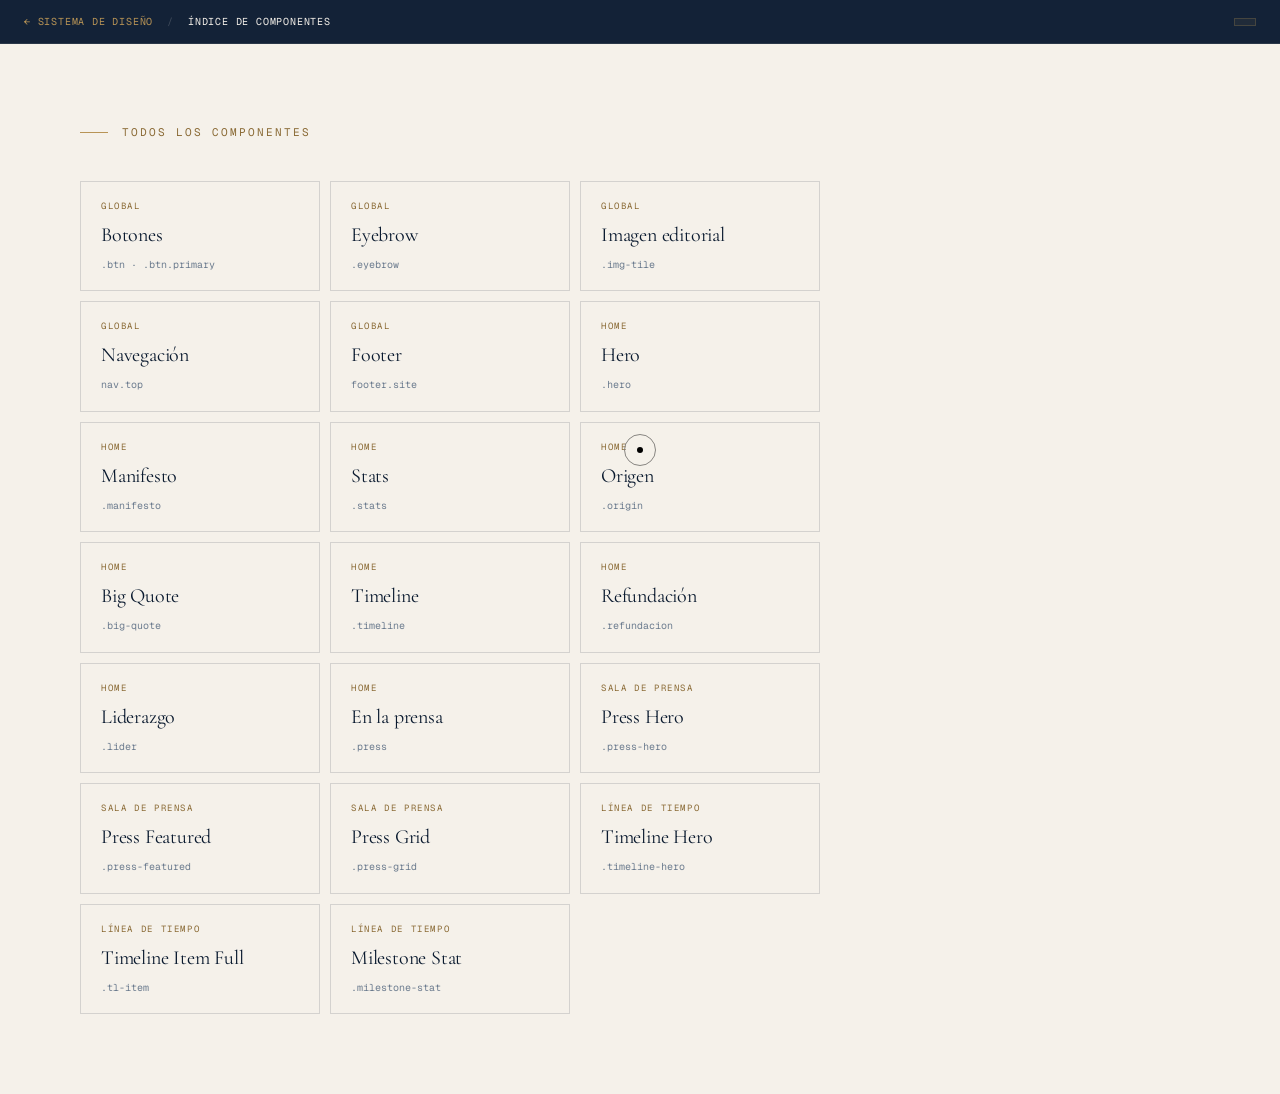
<file: pages/preview.html>
<!DOCTYPE html>
<html lang="es">
<head>
<meta charset="UTF-8">
<meta name="viewport" content="width=device-width,initial-scale=1">
<title>Preview · ABANCA DS</title>
<meta name="robots" content="noindex,nofollow">

<link rel="preconnect" href="https://fonts.googleapis.com">
<link rel="preconnect" href="https://fonts.gstatic.com" crossorigin>
<link rel="preconnect" href="https://images.unsplash.com">
<link href="https://fonts.googleapis.com/css2?family=Cormorant+Garamond:ital,wght@0,300;0,400;0,500;0,600;1,300;1,400;1,500&family=Source+Serif+4:ital,opsz,wght@0,8..60,300;0,8..60,400;0,8..60,500;1,8..60,400&family=Geist:wght@300;400;500;600;700&family=Geist+Mono:wght@400;500&display=swap" rel="stylesheet">
<link rel="stylesheet" href="../css/editorial.css">

<style>
.pv-bar {
  position: fixed; top: 0; left: 0; right: 0; z-index: 99999;
  height: 44px;
  background: rgba(10,26,47,0.96);
  backdrop-filter: blur(12px);
  display: flex; align-items: center; gap: 0;
  padding: 0 24px;
  border-bottom: 1px solid rgba(245,241,234,0.1);
  font-family: var(--mono); font-size: 10px;
  letter-spacing: 0.08em; text-transform: uppercase;
}
.pv-bar .back {
  color: var(--accent); text-decoration: none;
  transition: color .15s; white-space: nowrap;
}
.pv-bar .back:hover { color: var(--paper); }
.pv-bar .sep { color: rgba(245,241,234,0.2); margin: 0 14px; }
.pv-bar .name { color: var(--paper); white-space: nowrap; }
.pv-bar .spacer { flex: 1; }
.pv-bar .group {
  color: rgba(245,241,234,0.35); margin-right: 14px;
  white-space: nowrap;
}
.pv-bar .cls {
  color: var(--accent);
  border: 1px solid rgba(184,148,86,0.25);
  background: rgba(184,148,86,0.08);
  padding: 3px 10px;
  white-space: nowrap;
}
.pv-content { padding-top: 44px; }
nav.top { top: 44px; }
</style>
</head>
<body>

<!-- Curtain suprimido: la clase .lift lo colapsa y display:none lo esconde -->
<div class="curtain lift" style="display:none"><div class="seal"></div></div>

<!-- Preview bar -->
<div class="pv-bar">
  <a href="sistema-de-diseno.html" class="back">← Sistema de Diseño</a>
  <span class="sep">/</span>
  <span class="name" id="pv-name">—</span>
  <span class="spacer"></span>
  <span class="group" id="pv-group"></span>
  <span class="cls" id="pv-cls"></span>
</div>

<!-- Contenido del componente -->
<div class="pv-content" id="pv-content"></div>

<script>
document.body.classList.add('curtain-done', 'js-ready');
</script>
<script src="../js/editorial.js" defer></script>

<script>
/* ── Definiciones de componente ── */
const C = {

  /* ─── GLOBALES ─────────────────────────────────── */

  btn: {
    name: 'Botones', cls: '.btn · .btn.primary', group: 'Global',
    html: `
<div style="min-height:100vh;background:var(--paper);display:flex;flex-direction:column;gap:0">
  <div style="padding:80px 80px 60px;border-bottom:1px solid var(--line)">
    <div class="eyebrow" style="margin-bottom:32px"><span>Variante sobre fondo claro</span></div>
    <div style="display:flex;gap:16px;flex-wrap:wrap;align-items:center">
      <a class="btn" href="#">Explorar</a>
      <a class="btn primary" href="#">Ver historia</a>
    </div>
  </div>
  <div style="padding:80px;background:var(--ink);border-bottom:1px solid rgba(245,241,234,0.1)">
    <div class="eyebrow" style="margin-bottom:32px"><span>Variante sobre fondo oscuro</span></div>
    <div style="display:flex;gap:16px;flex-wrap:wrap;align-items:center">
      <a class="btn" style="color:var(--paper);border-color:rgba(245,241,234,0.5)" href="#">Explorar</a>
      <a class="btn primary" href="#">Ver historia</a>
    </div>
  </div>
  <div style="padding:80px;background:var(--paper-2)">
    <div class="eyebrow" style="margin-bottom:32px"><span>Variante sobre fondo crema</span></div>
    <div style="display:flex;gap:16px;flex-wrap:wrap;align-items:center">
      <a class="btn" href="#">Descargar informe</a>
      <a class="btn primary" href="#">Contactar</a>
    </div>
  </div>
</div>`
  },

  eyebrow: {
    name: 'Eyebrow', cls: '.eyebrow', group: 'Global',
    html: `
<div style="padding:80px;min-height:100vh;display:flex;flex-direction:column;gap:64px">
  <div>
    <span class="eyebrow" style="margin-bottom:24px">Origen · 1717</span>
    <h2 style="font-family:var(--serif);font-weight:300;font-size:clamp(32px,4vw,52px);letter-spacing:-0.02em;margin:0">El banco más antiguo <em style="color:var(--accent-deep)">de España.</em></h2>
  </div>
  <div>
    <span class="eyebrow" style="margin-bottom:24px">§ 04 · Línea de tiempo</span>
    <h2 style="font-family:var(--serif);font-weight:300;font-size:clamp(32px,4vw,52px);letter-spacing:-0.02em;margin:0">Tres siglos en <em style="color:var(--accent-deep)">nueve estaciones.</em></h2>
  </div>
  <div style="background:var(--ink);padding:60px;margin:-0px">
    <span class="eyebrow" style="margin-bottom:24px;color:var(--accent)">§ 05 · La refundación</span>
    <h2 style="font-family:var(--serif);font-weight:300;font-size:clamp(32px,4vw,52px);letter-spacing:-0.02em;margin:0;color:var(--paper)">2014. Un banco <em style="color:var(--accent)">desde cero.</em></h2>
  </div>
</div>`
  },

  'img-tile': {
    name: 'Imagen editorial', cls: '.img-tile', group: 'Global',
    html: `
<div style="padding:64px;background:var(--paper)">
  <div style="margin-bottom:48px">
    <span class="eyebrow" style="margin-bottom:32px"><span>Variantes de tratamiento</span></span>
    <div style="display:grid;grid-template-columns:repeat(4,1fr);gap:12px">
      <div>
        <div class="img-tile" style="aspect-ratio:3/4">
          <img src="https://images.unsplash.com/photo-1464822759023-fed622ff2c3b?w=600&q=80&fit=crop" alt="">
        </div>
        <div style="font-family:var(--mono);font-size:10px;letter-spacing:.1em;text-transform:uppercase;color:var(--mid);margin-top:10px">.img-tile</div>
      </div>
      <div>
        <div class="img-tile sepia" style="aspect-ratio:3/4">
          <img src="https://images.unsplash.com/photo-1464822759023-fed622ff2c3b?w=600&q=80&fit=crop" alt="">
        </div>
        <div style="font-family:var(--mono);font-size:10px;letter-spacing:.1em;text-transform:uppercase;color:var(--mid);margin-top:10px">.img-tile.sepia</div>
      </div>
      <div>
        <div class="img-tile duotone" style="aspect-ratio:3/4">
          <img src="https://images.unsplash.com/photo-1464822759023-fed622ff2c3b?w=600&q=80&fit=crop" alt="">
        </div>
        <div style="font-family:var(--mono);font-size:10px;letter-spacing:.1em;text-transform:uppercase;color:var(--mid);margin-top:10px">.img-tile.duotone</div>
      </div>
      <div>
        <div class="img-tile archive" style="aspect-ratio:3/4">
          <img src="https://images.unsplash.com/photo-1464822759023-fed622ff2c3b?w=600&q=80&fit=crop" alt="">
        </div>
        <div style="font-family:var(--mono);font-size:10px;letter-spacing:.1em;text-transform:uppercase;color:var(--mid);margin-top:10px">.img-tile.archive</div>
      </div>
    </div>
  </div>
  <div>
    <span class="eyebrow" style="margin-bottom:32px"><span>Con metadatos: .photo-tag + .caption</span></span>
    <div class="img-tile" style="aspect-ratio:16/7;max-width:900px">
      <img src="https://images.unsplash.com/photo-1505142468610-359e7d316be0?w=1600&q=80&fit=crop" alt="">
      <div class="photo-tag">Archivo · 1920</div>
      <div class="caption"><span>Betanzos, Galicia</span><span>© ABANCA</span></div>
    </div>
  </div>
</div>`
  },

  nav: {
    name: 'Navegación', cls: 'nav.top', group: 'Global',
    html: `
<nav class="top" id="nav">
  <a class="brand" href="../index.html" data-magnet>
    <span class="bars">//</span>
    <span>ABANCA</span>
    <span class="sub">· La historia</span>
  </a>
  <ul>
    <li><a href="#">Origen</a></li>
    <li><a href="#">Cifras</a></li>
    <li><a href="#">Línea de tiempo</a></li>
    <li><a href="#">Liderazgo</a></li>
  </ul>
  <div class="right">
    <button class="audio-toggle" aria-pressed="false" data-magnet>
      <span class="bars"><i></i><i></i><i></i><i></i></span>
      <span class="lbl">Sonido</span>
    </button>
    <div class="divider"></div>
    <span class="lang active">ES</span>
    <span class="lang">GL</span>
    <span class="lang">EN</span>
  </div>
</nav>
<div style="background:var(--ink);min-height:100vh;display:flex;align-items:center;justify-content:center;">
  <p style="font-family:var(--serif);font-style:italic;font-size:clamp(28px,4vw,56px);color:var(--paper-dim);text-align:center;max-width:18ch;line-height:1.2;">Haz scroll para ver el estado con fondo.</p>
</div>
<div style="padding:120px 80px;background:var(--paper);">
  <p style="font-family:var(--serif-body);font-size:17px;color:var(--ink-soft);max-width:52ch;">Estado <code style="font-family:var(--mono);font-size:13px;background:var(--paper-2);padding:1px 5px;">scrolled</code>: fondo traslúcido con blur.</p>
</div>`
  },

  footer: {
    name: 'Footer', cls: 'footer.site', group: 'Global',
    html: `
<div style="padding:80px 80px 40px;background:var(--paper)">
  <div class="eyebrow"><span>Componente footer completo</span></div>
</div>
<footer class="site">
  <div class="top">
    <div class="l">
      <h3>Servir <span class="it">desde el</span><br>Atlántico.</h3>
      <p>ABANCA Corporación Bancaria, S.A. · Sociedad inscrita en el Registro Mercantil de A Coruña · Entidad significativa supervisada por el Banco Central Europeo desde 2014.</p>
    </div>
    <div>
      <h4>Inversores</h4>
      <ul>
        <li><a href="#">Resultados trimestrales</a></li>
        <li><a href="#">Informe anual integrado</a></li>
        <li><a href="#">Gobierno corporativo</a></li>
        <li><a href="#">Calificación crediticia</a></li>
        <li><a href="#">Hechos relevantes</a></li>
      </ul>
    </div>
    <div>
      <h4>Contacto</h4>
      <ul>
        <li>Cantón Pequeño, 1<br>15003 · A Coruña</li>
        <li>+34 981 188 000</li>
        <li><a href="#">comunicacion@abanca.com</a></li>
        <li><a href="#">LinkedIn</a> · <a href="#">X</a> · <a href="#">YouTube</a></li>
      </ul>
    </div>
  </div>
  <div class="bot">
    <div class="l">© 2026 ABANCA Corporación Bancaria · Todos los derechos reservados</div>
    <div class="r">Aviso legal · Política de privacidad · Cookies</div>
  </div>
  <div class="wordmark"><span class="bars">//</span>ABANCA</div>
</footer>`
  },

  /* ─── HOME ─────────────────────────────────────── */

  hero: {
    name: 'Hero', cls: '.hero', group: 'Home',
    html: `
<section class="hero" id="hero" data-hero-in>
  <div class="stage">
    <div class="l-sky" data-parallax="0.15"></div>
    <div class="l-photo" data-parallax="0.32" style="background-image:url('https://images.unsplash.com/photo-1505142468610-359e7d316be0?auto=format&fit=crop&w=2400&q=80')"></div>
    <div class="l-mid" data-parallax="0.5" style="background-image:url('https://images.unsplash.com/photo-1500036617522-c1c7d6b59a4f?auto=format&fit=crop&w=1200&q=80')"></div>
    <div class="l-fog"></div>
    <div class="l-fg">
      <svg viewBox="0 0 1440 200" preserveAspectRatio="none" fill="none">
        <path d="M0,140 C240,90 480,160 720,120 C960,80 1200,150 1440,110 L1440,200 L0,200 Z" fill="#0A1A2F" opacity="0.7"/>
        <path d="M0,160 C300,120 600,170 900,140 C1200,110 1440,160 1440,140 L1440,200 L0,200 Z" fill="#0A1A2F"/>
      </svg>
    </div>
    <div class="l-vig"></div>
  </div>
  <div class="coords">43°22′N · 8°23′W · Atlántico Norte</div>
  <div class="content">
    <div class="eyebrow"><span>1717 — 2026</span><span>· La historia de un banco gallego</span></div>
    <h1>
      <span class="line"><span style="--d:0.5s">Una banca</span></span>
      <span class="line"><span style="--d:0.62s">con raíces</span></span>
      <span class="line"><span style="--d:0.74s">de <span class="it">mar.</span></span></span>
    </h1>
    <div class="meta">
      <p class="lede">Tres siglos. Once países. Una herencia que viene de Galicia y un proyecto que mira hacia el <em>Atlántico abierto</em>. Esta es la historia de ABANCA, contada desde la <em>orilla</em>.</p>
      <div class="col"><span class="k">Sede</span><span class="v">A Coruña, Galicia</span></div>
      <div class="col"><span class="k">Posición</span><span class="v">7º banco de España</span></div>
      <div class="col"><span class="k">Estado</span><span class="v"><span class="pulse"></span>En activo · 308 años</span></div>
    </div>
  </div>
  <div class="scroll-cue">Descender · scroll</div>
</section>`
  },

  manifesto: {
    name: 'Manifesto', cls: '.manifesto', group: 'Home',
    html: `
<section class="manifesto" id="manifesto">
  <div class="label">§ 01 · Manifiesto</div>
  <p id="manifesto-text">
    <span class="word">El</span> <span class="word">dinero</span> <span class="word">de</span> <span class="word">los</span> <span class="word">gallegos</span> <span class="word em">protegió</span> <span class="word em">su</span> <span class="word em">tierra</span> <span class="word">durante</span> <span class="word">tres</span> <span class="word">siglos.</span> <span class="word">Hoy</span> <span class="word">la</span> <span class="word">conecta</span> <span class="word">con</span> <span class="word em">el</span> <span class="word em">mundo.</span>
  </p>
</section>`
  },

  stats: {
    name: 'Stats', cls: '.stats', group: 'Home',
    html: `
<div class="stats-wrap" id="cifras">
  <section class="stats">
    <div class="head">
      <div class="num">§ 02 · Cifras hoy</div>
      <h2>Una <span class="it">institución</span>, en cifras.</h2>
      <div class="progress">
        <span>Ejercicio 2025</span>
        <div class="bar" id="statsBar"></div>
      </div>
    </div>
    <div class="grid">
      <div class="cell">
        <div class="k">Volumen de negocio</div>
        <div class="v"><span class="num" data-target="121.4" data-decimals="1">0</span><span class="unit">mil M €</span></div>
        <div class="desc">Activos totales del Grupo tras nueve fusiones en una década. Multiplicado por 2,3× desde 2014.</div>
        <div class="delta">+18,4% YoY</div>
        <div class="historical">2013 · 52.500 M€ → <span class="h-year">2025</span> · 121.400 M€</div>
      </div>
      <div class="cell">
        <div class="k">Beneficio neto</div>
        <div class="v"><span class="num" data-target="1245" data-decimals="0">0</span><span class="unit">M €</span></div>
        <div class="desc">Resultado consolidado del último ejercicio. Multiplicado por 70× desde el rescate de NCG.</div>
        <div class="delta">+23,1% YoY</div>
        <div class="historical">2013 · 17,9 M€ → <span class="h-year">2025</span> · 1.245 M€</div>
      </div>
      <div class="cell">
        <div class="k">Países</div>
        <div class="v"><span class="num" data-target="11" data-decimals="0">0</span></div>
        <div class="desc">Red propia desde Galicia hasta América, reproduciendo el mapa de la diáspora gallega.</div>
        <div class="historical">2014 · 1 país → <span class="h-year">2025</span> · 11 mercados</div>
      </div>
      <div class="cell">
        <div class="k">Clientes</div>
        <div class="v"><span class="num" data-target="3.1" data-decimals="1">0</span><span class="unit">millones</span></div>
        <div class="desc">Particulares, pymes, empresas y banca privada en el sur de Europa y red atlántica.</div>
        <div class="delta">+11,0% YoY</div>
        <div class="historical">2013 · 100K clientes → <span class="h-year">2025</span> · 3,1 M</div>
      </div>
    </div>
    <div class="foot">Fuente · Informe anual ABANCA Corporación Bancaria · Datos auditados · Cierre 31 diciembre 2025</div>
  </section>
</div>`
  },

  origin: {
    name: 'Origen', cls: '.origin', group: 'Home',
    html: `
<section class="origin" id="origen">
  <div class="number-bg" id="bigYear">1717</div>
  <div class="content">
    <div class="left">
      <div class="eyebrow"><span>§ 03 · Origen</span></div>
      <h2>El banco más antiguo<span class="it">de España.</span></h2>
      <div class="place">Betanzos · A Coruña · Reino de Galicia</div>
      <div class="factbox">
        <div class="row"><span class="k">Fundación</span><span class="v">1717</span></div>
        <div class="row"><span class="k">Fundadores</span><span class="v">Hermanos Etcheverría</span></div>
        <div class="row"><span class="k">Carácter</span><span class="v">Casa de cambio</span></div>
        <div class="row"><span class="k">Continuidad</span><span class="v">297 años</span></div>
        <div class="row"><span class="k">Absorbido</span><span class="v">2014 · ABANCA</span></div>
      </div>
    </div>
    <div class="right reveal">
      <p>En 1717, en la pequeña villa de Betanzos, los hermanos Etcheverría abrieron una casa de cambio para servir a comerciantes, marinos y emigrantes que cruzaban el Atlántico. Aquella casa se convirtió en Banco Etcheverría, la entidad bancaria continuamente operativa más antigua de España.</p>
      <p>Durante tres siglos sobrevivió a guerras carlistas, a la Restauración, a dos repúblicas, a una Guerra Civil y a cuatro crisis financieras globales. Cuando, en 2014, fue absorbido por NCG Banco para dar nacimiento a la marca <em>ABANCA</em>, llevaba 297 años sin cerrar las puertas.</p>
      <blockquote class="pull">
        "Un banco no es un edificio ni una hoja de balance: es una <em>promesa</em> de continuidad que se traslada de una generación a la siguiente."
        <span class="src">— Archivo Etcheverría, c. 1898</span>
      </blockquote>
      <p>Esa promesa atraviesa toda la historia que viene a continuación. La crisis de las cajas, el rescate público, la subasta del FROB, la llegada del grupo Banesco, el nacimiento de la marca actual y la expansión ibérica son capítulos sucesivos de una continuidad que ya dura tres siglos.</p>
      <div class="img-tile sepia">
        <img loading="lazy" alt="Archivo histórico — Betanzos" src="https://images.unsplash.com/photo-1493663284031-b7e3aefcae8e?auto=format&fit=crop&w=1600&q=80"/>
        <span class="photo-tag">Foto · Archivo · Betanzos, c. 1920</span>
        <div class="caption"><span>Fachada original · Calle de los Plazuelos</span><span>BANCO ETCHEVERRÍA</span></div>
      </div>
    </div>
  </div>
</section>`
  },

  'big-quote': {
    name: 'Big Quote', cls: '.big-quote', group: 'Home',
    html: `
<section class="big-quote">
  <div class="label">§ 03.5 · Sentir Común</div>
  <blockquote class="reveal-mask">
    <span>Un banco con <span class="it">alma de caja</span> que nace con el objetivo de <em><span class="it">merecer</span></em> servir a los gallegos.</span>
  </blockquote>
  <div class="sig">
    <div>
      <div class="name">Juan Carlos Escotet Rodríguez</div>
      <div class="role">Presidente · Consejo de Administración</div>
    </div>
    <div class="ghost">«Sentir Común»</div>
    <div class="date">Santiago de Compostela<br>27 · 06 · 2014</div>
  </div>
</section>`
  },

  timeline: {
    name: 'Timeline', cls: '.timeline', group: 'Home',
    html: `
<div class="timeline-wrap" id="linea" style="--tl-items:9">
  <section class="timeline">
    <div class="head">
      <div>
        <div class="eyebrow" style="margin-bottom:24px"><span>§ 04 · Línea de tiempo</span></div>
        <h2>Tres siglos<br>en <span class="it">nueve estaciones.</span></h2>
      </div>
      <div class="meter">
        <span>Año en foco</span>
        <span class="v" id="tlYear">1717</span>
      </div>
    </div>
    <div class="progress" id="tlProgress">
      <div class="bar" id="tlBar"></div>
    </div>
    <div class="track-host">
      <div class="track" id="tlTrack">
        <article class="item"><div class="year">1717</div><div class="lbl">§ 04.1 · Origen</div><h3 class="h">Nace el Banco Etcheverría en Betanzos</h3><p class="b">Casa de cambio fundada por una familia vasca asentada en Galicia. Servirá a marinos, emigrantes y al comercio atlántico durante tres siglos sin cerrar nunca.</p><div class="meta">Betanzos · A Coruña</div></article>
        <article class="item"><div class="year">1927</div><div class="lbl">§ 04.2 · Caja</div><h3 class="h">Caja de Ahorros y Monte de Piedad de La Coruña</h3><p class="b">La banca social entra en Galicia para proteger los ahorros de los emigrantes a América y financiar la pesca, la conserva y la agricultura local.</p><div class="meta">A Coruña · Era de la emigración</div></article>
        <article class="item"><div class="year">2010</div><div class="lbl">§ 04.3 · Fusión</div><h3 class="h">Caixa Galicia + Caixanova = Novacaixagalicia</h3><p class="b">Caixa Galicia y Caixanova se fusionan en una única caja gallega bajo la presión de la reestructuración del sistema financiero español.</p><div class="meta">Reestructuración del sector</div></article>
        <article class="item"><div class="year">2011</div><div class="lbl">§ 04.4 · Bancarización</div><h3 class="h">Nace NCG Banco</h3><p class="b">La crisis fuerza la conversión de la caja en banco. La entidad pasa a estar bajo el control del FROB tras una intervención pública de más de 9.000 M€.</p><div class="meta">Control público · FROB</div></article>
        <article class="item"><div class="year">2013</div><div class="lbl">§ 04.5 · Subasta</div><h3 class="h">Banesco se adjudica NCG Banco</h3><p class="b">18 de diciembre. El grupo liderado por Juan Carlos Escotet se adjudica el 88,33% de NCG por 1.003 M€, superando a Santander, BBVA y La Caixa.</p><div class="meta">Subasta del FROB</div></article>
        <article class="item"><div class="year">2014</div><div class="lbl">§ 04.6 · Refundación</div><h3 class="h">Nace ABANCA — 27 de junio</h3><p class="b">En Santiago de Compostela se presenta la nueva marca: <em>a banca</em>, en gallego. Identidad de Summa Branding. Lema: <em>Sentir Común</em>.</p><div class="meta">Santiago de Compostela</div></article>
        <article class="item"><div class="year">2017</div><div class="lbl">§ 04.7 · Diversificación</div><h3 class="h">Salto a banca de consumo</h3><p class="b">Adquisición de Popular Servicios Financieros, integración como ABANCA Servicios Financieros. Comienza la diversificación de líneas de negocio.</p><div class="meta">Banca de consumo</div></article>
        <article class="item"><div class="year">2019</div><div class="lbl">§ 04.8 · Iberia</div><h3 class="h">Internacionalización · Portugal</h3><p class="b">ABANCA absorbe la red ibérica de Deutsche Bank y Banco Caixa Geral. El banco gallego se convierte en una entidad ibérica de pleno derecho.</p><div class="meta">11 de junio · Lisboa</div></article>
        <article class="item"><div class="year">2023</div><div class="lbl">§ 04.9 · Hoy</div><h3 class="h">EuroBic y consolidación</h3><p class="b">Con la adquisición de EuroBic, ABANCA supera los 120.000 M€ en volumen de negocio. Séptimo banco de España, primero entre los no cotizados.</p><div class="meta">Hoy · 11 países</div></article>
      </div>
    </div>
  </section>
</div>`
  },

  refundacion: {
    name: 'Refundación', cls: '.refundacion', group: 'Home',
    html: `
<section class="refundacion" id="refundacion">
  <div class="head">
    <div class="l">
      <div class="eyebrow"><span>§ 05 · La refundación</span></div>
      <h2>2014. Un<br>banco<br><span class="it">desde cero.</span></h2>
    </div>
    <div class="r reveal">
      <span class="date">Junio 2014 · Santiago de Compostela</span>
      Tras la subasta del FROB, el grupo venezolano-español Banesco asume el control del banco rescatado. En seis meses, la agencia <strong>Summa Branding</strong> diseña una nueva identidad: una marca que rompa con el pasado, en gallego, sencilla, sin nostalgia. Nace <em>ABANCA</em>. Bajo el lema <em>«Sentir Común»</em>, la entidad inicia una década de saneamiento, beneficios y expansión.
    </div>
  </div>
  <div class="three">
    <div class="cell reveal">
      <div class="n">01 · Estabilización</div>
      <h3>Sanear lo <span class="it">heredado.</span></h3>
      <p>El equipo de Escotet aplica un plan de tres fases para recapitalizar la entidad, ajustar la red y limpiar el balance. En dos años, el banco recupera la rentabilidad.</p>
    </div>
    <div class="cell reveal">
      <div class="n">02 · Crecimiento</div>
      <h3>Nueve fusiones en<span class="it"> una década.</span></h3>
      <p>De los 52.000 M€ heredados de NCG, ABANCA alcanza los 120.000 M€ tras integrar Banco Etcheverría, Popular Servicios Financieros, Deutsche Bank Portugal, Banco Caixa Geral, TargoBank y EuroBic.</p>
    </div>
    <div class="cell reveal">
      <div class="n">03 · Identidad</div>
      <h3>De caja a <span class="it">banco gallego.</span></h3>
      <p>El compromiso público de mantener la sede, la obra social y los créditos a familias y pymes en Galicia se traduce en Afundación y en una red propia más densa que la de cualquier competidor.</p>
    </div>
  </div>
</section>`
  },

  lider: {
    name: 'Liderazgo', cls: '.lider', group: 'Home',
    html: `
<section class="lider" id="lider">
  <div class="container">
    <div class="l reveal">
      <div style="font-family:var(--mono);font-size:11px;letter-spacing:.18em;text-transform:uppercase;color:var(--accent-deep);margin-bottom:24px">§ 07 · Presidencia</div>
      <h2>Juan Carlos<br>Escotet<span class="it"> Rodríguez.</span></h2>
      <div class="bio">
        <p>Banquero hispano-venezolano, fundador y principal accionista del grupo Banesco. Tomó el control de NCG Banco tras la subasta del FROB en diciembre de 2013 y presentó la marca ABANCA seis meses después en Santiago de Compostela.</p>
        <p>Desde 2017 es presidente del Consejo de Administración de ABANCA y mantiene la misma posición en Banesco Internacional. Controla el 84,7% del capital del banco gallego.</p>
      </div>
      <div class="table">
        <div class="row"><span class="k">CARGO</span><span class="v">Presidente · Consejo de Administración</span></div>
        <div class="row"><span class="k">DESDE</span><span class="v">2014 (vicepres.) · 2017 (pres.)</span></div>
        <div class="row"><span class="k">FORMACIÓN</span><span class="v">Banquero · Economista</span></div>
        <div class="row"><span class="k">ACCIONISTA</span><span class="v">84,7% del capital</span></div>
        <div class="row"><span class="k">PARALELO</span><span class="v">Banesco Internacional (presidente)</span></div>
      </div>
    </div>
    <div class="r reveal">
      <div class="img-tile duotone">
        <img loading="lazy" alt="Retrato institucional" src="https://images.unsplash.com/photo-1519331379826-f10be5486c6f?auto=format&fit=crop&w=1200&q=80"/>
        <span class="photo-tag">Retrato · Sede A Coruña</span>
        <div class="caption"><span>Presidente · Consejo de Administración</span><span>2014 →</span></div>
      </div>
    </div>
  </div>
</section>`
  },

  press: {
    name: 'En la prensa', cls: '.press', group: 'Home',
    html: `
<section class="press" id="prensa">
  <div class="head">
    <div class="l">
      <div class="eyebrow"><span>§ 08 · En la prensa</span></div>
      <h2>Tres siglos<br>en <span class="it">titulares.</span></h2>
    </div>
    <div class="r">Una década de cobertura institucional, financiera y económica. Selección editorial de la prensa nacional e internacional sobre la trayectoria del Grupo ABANCA.</div>
  </div>
  <div class="grid">
    <article class="clip">
      <div class="source"><span class="pub">El País · Economía</span><span>27 jun 2014</span></div>
      <h3 class="headline">Nace ABANCA, la marca <span class="it">«para servir a Galicia»</span> de Escotet.</h3>
      <p class="excerpt">Banesco presenta en Santiago de Compostela la identidad que sustituye a Novagalicia tras seis meses de rebranding desarrollado por Summa.</p>
      <div class="more">Leer artículo</div>
    </article>
    <article class="clip">
      <div class="source"><span class="pub">Expansión</span><span>28 mar 2018</span></div>
      <h3 class="headline">Deutsche Bank vende su negocio minorista en <span class="it">Portugal a ABANCA</span> por 6,5 mil M€.</h3>
      <p class="excerpt">La operación convierte al banco gallego en una entidad ibérica de pleno derecho y le otorga red propia en el mercado portugués.</p>
      <div class="more">Leer artículo</div>
    </article>
    <article class="clip">
      <div class="source"><span class="pub">Financial Times</span><span>15 may 2023</span></div>
      <h3 class="headline">Spain's <span class="it">Abanca</span> targets Portugal's EuroBic in latest cross-border push.</h3>
      <p class="excerpt">The Galicia-based lender becomes the seventh largest banking group in Spain and the leading non-listed bank in the country.</p>
      <div class="more">Read article</div>
    </article>
    <article class="clip">
      <div class="source"><span class="pub">Cinco Días</span><span>11 abr 2024</span></div>
      <h3 class="headline">ABANCA se consolida como el banco <span class="it">no cotizado más grande</span> de España.</h3>
      <p class="excerpt">Los resultados consolidados del ejercicio confirman la estrategia de crecimiento por adquisiciones liderada por Escotet desde 2014.</p>
      <div class="more">Leer artículo</div>
    </article>
    <article class="clip">
      <div class="source"><span class="pub">La Voz de Galicia</span><span>5 ago 2024</span></div>
      <h3 class="headline">El banco con <span class="it">alma de caja</span> cumple diez años desde A Coruña.</h3>
      <p class="excerpt">Una década después del rebranding, ABANCA mantiene su sede, su obra social y la mayor red de oficinas de la comunidad autónoma.</p>
      <div class="more">Leer artículo</div>
    </article>
    <article class="clip">
      <div class="source"><span class="pub">Bloomberg</span><span>22 oct 2025</span></div>
      <h3 class="headline">Abanca explores European expansion as Galician lender turns <span class="it">308</span>.</h3>
      <p class="excerpt">Founded as Banco Etcheverría in 1717, the institution remains Spain's oldest continuously operating bank and one of its most profitable.</p>
      <div class="more">Read article</div>
    </article>
  </div>
</section>`
  },

  /* ─── SALA DE PRENSA ───────────────────────────── */

  pressHero: {
    name: 'Press Hero', cls: '.press-hero', group: 'Sala de Prensa',
    html: `
<section class="press-hero">
  <p class="ph-eyebrow reveal-fast">// Sala de Prensa</p>
  <h1 class="ph-title reveal d-200">ABANCA<br>en los medios.</h1>
  <p class="ph-lead reveal d-300">Cobertura editorial, notas de prensa y apariciones institucionales del grupo desde 2014.</p>
  <div class="ph-filters reveal d-400">
    <button class="ph-filter active">Todos</button>
    <button class="ph-filter">2026</button>
    <button class="ph-filter">2025</button>
    <button class="ph-filter">2024</button>
    <button class="ph-filter">2023</button>
  </div>
</section>`
  },

  pressFeatured: {
    name: 'Press Featured', cls: '.press-featured', group: 'Sala de Prensa',
    html: `
<section class="press-featured">
  <div class="pf-inner">
    <div class="pf-image reveal-left">
      <img src="https://images.unsplash.com/photo-1486406146926-c627a92ad1ab?w=900&q=80" alt="Sede ABANCA">
    </div>
    <div class="pf-content reveal d-200">
      <p class="pf-label">// Artículo destacado</p>
      <p class="pf-source">Financial Times · <span>12 mayo 2026</span></p>
      <h2 class="pf-title">ABANCA consolida su expansión atlántica con la apertura de su décimo país</h2>
      <p class="pf-excerpt">El grupo gallego confirma su presencia en diez mercados del Atlántico norte tras cerrar el ejercicio 2025 con un beneficio neto de 1.245 millones de euros, superando las previsiones del sector.</p>
      <a class="pf-link" href="#">Leer artículo completo →</a>
    </div>
  </div>
</section>`
  },

  pressGrid: {
    name: 'Press Grid', cls: '.press-grid', group: 'Sala de Prensa',
    html: `
<section class="press-grid">
  <div class="pg-inner">
    <div class="pg-header">
      <h2 class="pg-title">Más cobertura</h2>
      <span class="pg-count">24 artículos</span>
    </div>
    <div class="pg-list">
      <article class="pg-item reveal d-100">
        <div><span class="pgi-source">El País</span><span class="pgi-date">08 may 2026</span></div>
        <h3 class="pgi-title">La banca gallega lidera el ranking de satisfacción cliente por tercer año</h3>
        <p class="pgi-excerpt">ABANCA encabeza por tercer ejercicio consecutivo el índice de satisfacción de clientes del sector financiero español, según el informe anual de KPMG.</p>
        <div class="pgi-footer"><span class="pgi-tag">Negocio</span><span class="pgi-arrow">→</span></div>
      </article>
      <article class="pg-item reveal d-200">
        <div><span class="pgi-source">Bloomberg</span><span class="pgi-date">02 may 2026</span></div>
        <h3 class="pgi-title">Atlantic banking: how regional lenders are outpacing national giants</h3>
        <p class="pgi-excerpt">A new report highlights how mid-size Atlantic-facing banks, led by ABANCA, are capturing market share through digital transformation and community banking models.</p>
        <div class="pgi-footer"><span class="pgi-tag">Internacional</span><span class="pgi-arrow">→</span></div>
      </article>
      <article class="pg-item reveal d-300">
        <div><span class="pgi-source">Expansión</span><span class="pgi-date">28 abr 2026</span></div>
        <h3 class="pgi-title">ABANCA lanza su plataforma de banca digital para empresas en Portugal</h3>
        <p class="pgi-excerpt">El grupo presenta en Lisboa su nueva suite de servicios digitales para pymes y empresas medianas, con integración directa con los sistemas fiscales portugueses.</p>
        <div class="pgi-footer"><span class="pgi-tag">Digital</span><span class="pgi-arrow">→</span></div>
      </article>
      <article class="pg-item reveal d-400">
        <div><span class="pgi-source">Cinco Días</span><span class="pgi-date">21 abr 2026</span></div>
        <h3 class="pgi-title">El modelo de banca atlántica gana adeptos entre inversores institucionales</h3>
        <p class="pgi-excerpt">Fondos soberanos y family offices europeos aumentan su exposición al sector financiero gallego ante la solidez de sus ratios de capital y la baja morosidad.</p>
        <div class="pgi-footer"><span class="pgi-tag">Inversión</span><span class="pgi-arrow">→</span></div>
      </article>
      <article class="pg-item reveal d-100">
        <div><span class="pgi-source">La Voz de Galicia</span><span class="pgi-date">15 abr 2026</span></div>
        <h3 class="pgi-title">ABANCA destina 40 millones a financiación de proyectos de economía azul</h3>
        <p class="pgi-excerpt">La entidad refuerza su compromiso con el sector marítimo gallego con una línea de crédito específica para proyectos de acuicultura sostenible y energía marina.</p>
        <div class="pgi-footer"><span class="pgi-tag">ESG</span><span class="pgi-arrow">→</span></div>
      </article>
      <article class="pg-item reveal d-200">
        <div><span class="pgi-source">Voz Pópuli</span><span class="pgi-date">09 abr 2026</span></div>
        <h3 class="pgi-title">Juan Carlos Escotet reafirma el carácter gallego de ABANCA ante sus accionistas</h3>
        <p class="pgi-excerpt">En la junta general de accionistas, el presidente del grupo subrayó el compromiso de la entidad con Galicia como sede permanente e inamovible del grupo financiero.</p>
        <div class="pgi-footer"><span class="pgi-tag">Corporativo</span><span class="pgi-arrow">→</span></div>
      </article>
    </div>
  </div>
</section>`
  },

  /* ─── LÍNEA DE TIEMPO ──────────────────────────── */

  timelineHero: {
    name: 'Timeline Hero', cls: '.timeline-hero', group: 'Línea de Tiempo',
    html: `
<section class="timeline-hero">
  <div class="th-bg"></div>
  <div class="th-content">
    <p class="th-eyebrow reveal-fast">La historia completa</p>
    <div class="th-arc">
      <span class="th-year-start reveal-left">1717</span>
      <span class="th-separator">—</span>
      <span class="th-year-end reveal-right d-150">2026</span>
    </div>
    <p class="th-title reveal d-300">Tres siglos de banca gallega. Desde las primeras cajas de ahorro hasta convertirse en el séptimo banco de España.</p>
    <div class="th-stats reveal d-500">
      <div class="ths-item">
        <span class="ths-value">308</span>
        <span class="ths-label">Años de historia</span>
      </div>
      <div class="ths-item">
        <span class="ths-value">11</span>
        <span class="ths-label">Países</span>
      </div>
      <div class="ths-item">
        <span class="ths-value">+4M</span>
        <span class="ths-label">Clientes</span>
      </div>
      <div class="ths-item">
        <span class="ths-value">121,4 MM€</span>
        <span class="ths-label">Activos totales</span>
      </div>
    </div>
  </div>
</section>`
  },

  timelineItemFull: {
    name: 'Timeline Item Full', cls: '.tl-item', group: 'Línea de Tiempo',
    html: `
<div>
  <article class="tl-item">
    <div class="tli-inner">
      <div class="tli-visual reveal-left">
        <div class="tli-image">
          <img src="https://images.unsplash.com/photo-1464822759023-fed622ff2c3b?w=900&q=80" alt="Galicia histórica">
        </div>
      </div>
      <div class="tli-content reveal d-200">
        <span class="tli-year-bg reveal-fast d-400">1857</span>
        <p class="tli-period">1857 — 1920</p>
        <h2 class="tli-title">El origen gallego</h2>
        <p class="tli-body">Las primeras cajas de ahorro gallegas nacen al amparo de la Ley de 1853, con el objetivo de fomentar el ahorro entre las clases populares de una región marcada por la emigración y la economía agraria.</p>
        <div class="tli-fact reveal d-600">
          <span class="tli-fact-value">1857</span>
          <span class="tli-fact-label">Fundación de la Caja de Ahorros de A Coruña, primera entidad predecesora del grupo</span>
        </div>
      </div>
    </div>
  </article>
  <article class="tl-item">
    <div class="tli-inner">
      <div class="tli-visual reveal-right">
        <div class="tli-image">
          <img src="https://images.unsplash.com/photo-1486325212027-8081e485255e?w=900&q=80" alt="Expansión bancaria">
        </div>
      </div>
      <div class="tli-content reveal d-200">
        <span class="tli-year-bg reveal-fast d-400">2014</span>
        <p class="tli-period">2011 — 2014</p>
        <h2 class="tli-title">Nace ABANCA</h2>
        <p class="tli-body">Tras la crisis financiera y la reestructuración del sector, el grupo venezolano-español Banesco adquiere NCG Banco y en 2014 lanza la marca ABANCA, iniciando una nueva etapa de crecimiento y modernización.</p>
      </div>
    </div>
  </article>
</div>`
  },

  milestoneStat: {
    name: 'Milestone Stat', cls: '.milestone-stat', group: 'Línea de Tiempo',
    html: `
<section class="milestone-stat">
  <div class="ms-line draw-line"></div>
  <div class="ms-inner">
    <span class="ms-year reveal-scale d-200">1927</span>
    <div class="ms-content reveal d-300">
      <div class="ms-value">127.000</div>
      <p class="ms-label">Impositores registrados en las cajas gallegas predecesoras, consolidando el ahorro popular como base del modelo bancario atlántico.</p>
    </div>
    <span class="ms-context reveal-fast d-400">Dato histórico · 1927</span>
  </div>
</section>`
  },

}; /* end C */

/* ── Renderizar ── */
const params = new URLSearchParams(location.search);
const id = params.get('c');
const comp = C[id];

if (comp) {
  document.title = comp.name + ' · Preview · ABANCA DS';
  document.getElementById('pv-name').textContent = comp.name;
  document.getElementById('pv-group').textContent = comp.group;
  document.getElementById('pv-cls').textContent = comp.cls;
  document.getElementById('pv-content').innerHTML = comp.html;
} else {
  // Índice de componentes si no hay ?c=
  document.getElementById('pv-name').textContent = 'Índice de componentes';
  document.getElementById('pv-content').innerHTML = `
    <div style="padding:80px;max-width:900px">
      <div class="eyebrow" style="margin-bottom:40px"><span>Todos los componentes</span></div>
      <div style="display:grid;grid-template-columns:repeat(auto-fill,minmax(200px,1fr));gap:10px">
        ${Object.entries(C).map(([key, c]) => `
          <a href="preview.html?c=${key}" style="
            display:flex;flex-direction:column;gap:6px;padding:18px 20px;
            border:1px solid var(--line);text-decoration:none;color:inherit;
            transition:border-color .2s,background .2s;
          " onmouseover="this.style.borderColor='var(--accent)';this.style.background='var(--paper-2)'"
             onmouseout="this.style.borderColor='var(--line)';this.style.background='transparent'">
            <span style="font-family:var(--mono);font-size:9px;letter-spacing:.18em;text-transform:uppercase;color:var(--accent-deep)">${c.group}</span>
            <span style="font-family:var(--serif);font-size:20px;letter-spacing:-.01em">${c.name}</span>
            <span style="font-family:var(--mono);font-size:10px;color:var(--mid)">${c.cls}</span>
          </a>`).join('')}
      </div>
    </div>`;
}

/* ── JS de secciones (stats + manifesto + timeline) ── */
window.addEventListener('DOMContentLoaded', () => {
  // Manifesto
  const mfWords = document.querySelectorAll('#manifesto-text .word');
  if (mfWords.length) {
    function onMfScroll() {
      const sec = document.getElementById('manifesto');
      if (!sec) return;
      const rect = sec.getBoundingClientRect();
      const total = mfWords.length;
      const start = window.innerHeight * 0.85, end = window.innerHeight * 0.15;
      const prog = Math.max(0, Math.min(1, (start - rect.top) / (start - end + rect.height * 0.4)));
      mfWords.forEach((w, i) => w.classList.toggle('on', i < Math.floor(prog * total)));
    }
    window.addEventListener('scroll', onMfScroll, { passive: true });
    onMfScroll();
  }

  // Stats
  const statsWrap = document.querySelector('.stats-wrap');
  if (statsWrap) {
    const statsCells = document.querySelectorAll('.stats .grid .cell .num');
    const statsBar = document.getElementById('statsBar');
    const targets = Array.from(statsCells).map(el => ({ el, target: parseFloat(el.dataset.target), dec: parseInt(el.dataset.decimals || '0', 10) }));
    function onStatsScroll() {
      const rect = statsWrap.getBoundingClientRect();
      const total = statsWrap.offsetHeight - window.innerHeight;
      const p = Math.max(0, Math.min(1, -rect.top / total));
      targets.forEach(({ el, target, dec }, i) => {
        const start = i * 0.12, end = start + 0.5;
        const lp = Math.max(0, Math.min(1, (p - start) / (end - start)));
        const v = target * (1 - Math.pow(1 - lp, 3));
        el.textContent = dec > 0 ? v.toFixed(dec).replace('.', ',') : Math.round(v).toLocaleString('es-ES');
      });
      if (statsBar) statsBar.style.setProperty('--p', (p * 100) + '%');
    }
    window.addEventListener('scroll', onStatsScroll, { passive: true });
    onStatsScroll();
  }

  // Timeline
  const tlWrap = document.querySelector('.timeline-wrap');
  if (tlWrap) {
    const tlTrack = document.getElementById('tlTrack');
    const tlBar = document.getElementById('tlBar');
    const tlYear = document.getElementById('tlYear');
    const tlProgress = document.getElementById('tlProgress');
    const tlItems = tlTrack ? Array.from(tlTrack.querySelectorAll('.item')) : [];
    if (tlProgress && tlItems.length) {
      tlItems.forEach((it, i) => {
        const pct = (i / (tlItems.length - 1)) * 100;
        const pip = document.createElement('div');
        pip.className = 'pip';
        pip.style.left = pct + '%';
        pip.dataset.idx = i;
        tlProgress.appendChild(pip);
        const lbl = document.createElement('div');
        lbl.className = 'pip-label';
        lbl.style.left = pct + '%';
        lbl.textContent = it.querySelector('.year').textContent;
        lbl.dataset.idx = i;
        tlProgress.appendChild(lbl);
      });
    }
    function onTlScroll() {
      if (!tlWrap || !tlTrack) return;
      const rect = tlWrap.getBoundingClientRect();
      const total = tlWrap.offsetHeight - window.innerHeight;
      const p = Math.max(0, Math.min(1, -rect.top / total));
      const maxScroll = tlTrack.scrollWidth - tlTrack.parentElement.clientWidth;
      tlTrack.style.transform = `translate3d(${-p * maxScroll}px, 0, 0)`;
      if (tlBar) tlBar.style.width = (p * 100) + '%';
      const idx = Math.min(tlItems.length - 1, Math.round(p * (tlItems.length - 1)));
      tlItems.forEach((it, i) => it.classList.toggle('active', i === idx));
      const pips = tlProgress ? tlProgress.querySelectorAll('.pip') : [];
      const lbls = tlProgress ? tlProgress.querySelectorAll('.pip-label') : [];
      pips.forEach((pp, i) => pp.classList.toggle('active', i <= idx));
      lbls.forEach((ll, i) => ll.classList.toggle('active', i === idx));
      if (tlYear && tlItems[idx]) tlYear.textContent = tlItems[idx].querySelector('.year').textContent;
    }
    window.addEventListener('scroll', onTlScroll, { passive: true });
    window.addEventListener('resize', onTlScroll);
    onTlScroll();
  }
});
</script>
</body>
</html>
</file>
<file: css/editorial.css>
/* ─────────────────────────────────────────────────────────
   ABANCA · The History — Editorial Atlántico
   Sistema de diseño completo: tokens, componentes globales,
   secciones de home y secciones de páginas internas.
   ───────────────────────────────────────────────────────── */

*, *::before, *::after { box-sizing: border-box; }
html, body { margin: 0; padding: 0; }
html { scroll-behavior: smooth; }

:root {
  /* ── Color: sólidos ─────────────────── */
  --ink: #0A1A2F;            /* deep navy */
  --ink-2: #1F3148;
  --paper: #F5F1EA;          /* warm cream */
  --paper-2: #EBE5D8;
  --paper-3: #D9D1C0;
  --accent: #B89456;         /* heritage brass */
  --accent-deep: #8A6A35;
  --accent-pale: #E0CFA8;
  --mid: #6B7B8E;            /* atlantic gray */
  --pos: #2D7A3F;

  /* ── Color: ink con opacidad ────────── */
  --ink-soft: rgba(10, 26, 47, 0.78);
  --ink-dim: rgba(10, 26, 47, 0.55);
  --line: rgba(10, 26, 47, 0.14);
  --line-2: rgba(10, 26, 47, 0.06);
  --ink-overlay-md: rgba(10, 26, 47, 0.18);  /* scrollbar thumb */
  --ink-overlay-lg: rgba(10, 26, 47, 0.36);  /* scrollbar thumb hover */
  --ink-overlay-dark: rgba(10, 26, 47, 0.60); /* overlay oscuro sobre fondos claros */
  --ink-shadow: rgba(10, 26, 47, 0.12);       /* box-shadow sutil */
  --line-strong: rgba(10, 26, 47, 0.30);      /* línea visible sobre paper */

  /* ── Color: paper con opacidad (usar sobre fondos oscuros) */
  --paper-faint: rgba(245, 241, 234, 0.12);  /* bordes/divisores en dark */
  --paper-muted: rgba(245, 241, 234, 0.55);  /* texto secundario en dark */
  --paper-dim: rgba(245, 241, 234, 0.75);    /* texto cuerpo en dark */
  --paper-solid: rgba(245, 241, 234, 0.90);  /* fondo nav scrolled + texto nav transparente (4 usos) */
  --paper-ghost: rgba(245, 241, 234, 0.08);  /* borde separador sobre --ink (filas DS, 3 usos) */
  --paper-line:  rgba(245, 241, 234, 0.07);  /* bordes sidebar/divider sobre --ink (8 usos en DS) */
  --paper-tint:  rgba(245, 241, 234, 0.10);  /* scrollbar y bordes meta sobre --ink (3 usos en DS) */
  --line-3: rgba(10, 26, 47, 0.08);          /* borde tenue sobre paper (swatches DS, 4 usos) */
  --paper-soft: rgba(245, 241, 234, 0.60);    /* texto secundario oscuro en dark */
  --paper-hint: rgba(245, 241, 234, 0.45);    /* texto tenue / bordes medios en dark */
  --paper-border: rgba(245, 241, 234, 0.15);  /* borde sutil en dark */
  --paper-border-md: rgba(245, 241, 234, 0.18); /* borde medio en dark */
  --paper-border-light: rgba(245, 241, 234, 0.20); /* borde claro en dark */
  --paper-hover: rgba(245, 241, 234, 0.04);       /* hover ultraligero sobre --ink */

  /* ── Color: accent con opacidad ─────── */
  --accent-subtle: rgba(184, 148, 86, 0.12); /* fondos de efecto */

  /* ── Tipografía ─────────────────────── */
  --serif: "Cormorant Garamond", "Source Serif 4", Georgia, serif;
  --serif-body: "Source Serif 4", Georgia, serif;
  --sans: "Geist", -apple-system, BlinkMacSystemFont, sans-serif;
  --mono: "Geist Mono", ui-monospace, monospace;

  /* ── Espaciado ──────────────────────── */
  --pad: 48px;
  --pad-l: 80px;
  --s-sm: 24px;
  --s-md: 48px;
  --s-lg: 80px;
  --s-xl: 140px;
  --s-2xl: 200px;
}

body {
  background: var(--paper);
  color: var(--ink);
  font-family: var(--serif-body);
  font-size: 17px;
  line-height: 1.55;
  overflow-x: hidden;
  -webkit-font-smoothing: antialiased;
  -moz-osx-font-smoothing: grayscale;
  text-rendering: optimizeLegibility;
  cursor: auto; /* fallback if JS fails */
}
.js-ready body { cursor: none; }
@media (hover: none), (pointer: coarse) {
  body { cursor: auto; }
  .js-ready body { cursor: auto; }
}

::selection { background: var(--ink); color: var(--paper); }
::-webkit-scrollbar { width: 5px; height: 5px; }
::-webkit-scrollbar-track { background: transparent; }
::-webkit-scrollbar-thumb { background: var(--ink-overlay-md); border-radius: 3px; }
::-webkit-scrollbar-thumb:hover { background: var(--ink-overlay-lg); }

img { display: block; max-width: 100%; }

/* ─────────────── CURTAIN REVEAL (page-load) ─────────────── */
.curtain {
  position: fixed; inset: 0; z-index: 9999;
  background: var(--ink);
  display: flex; align-items: center; justify-content: center;
  pointer-events: all;
  transform-origin: top;
}
.curtain.lift {
  transition: transform 1.4s cubic-bezier(.86,0,.07,1) 0.4s, opacity .4s ease 1.6s;
  transform: scaleY(0);
  opacity: 0;
  pointer-events: none;
}
.curtain .seal {
  font-family: var(--serif);
  font-style: italic; font-weight: 300;
  font-size: clamp(40px, 5vw, 80px);
  color: var(--paper);
  letter-spacing: 0.02em;
  display: flex; align-items: baseline; gap: 18px;
  opacity: 0;
  animation: sealIn 0.9s cubic-bezier(.2,.7,.1,1) 0.15s forwards;
}
.curtain .seal .slash {
  color: var(--accent);
  font-style: normal;
  font-weight: 400;
}
.curtain .seal .year {
  font-family: var(--mono);
  font-size: 14px;
  letter-spacing: 0.18em;
  color: var(--paper-soft);
  align-self: end;
  margin-bottom: 12px;
  font-style: normal;
}
@keyframes sealIn { to { opacity: 1; } }

/* ─────────────── CUSTOM CURSOR ─────────────── */
.cursor-dot, .cursor-ring {
  position: fixed; top: 0; left: 0;
  pointer-events: none;
  z-index: 9000;
  transform: translate(-50%, -50%);
  mix-blend-mode: difference;
}
.cursor-dot {
  width: 6px; height: 6px;
  background: var(--paper);
  border-radius: 50%;
  transition: transform .12s ease, opacity .2s;
}
.cursor-ring {
  width: 32px; height: 32px;
  border: 1px solid var(--paper-hint);
  border-radius: 50%;
  transition: width .25s cubic-bezier(.2,.7,.1,1), height .25s cubic-bezier(.2,.7,.1,1), border-color .2s;
}
.cursor-ring.magnet { width: 72px; height: 72px; border-color: var(--accent); }
.cursor-ring.click { width: 20px; height: 20px; border-color: var(--paper); }
@media (hover: none), (pointer: coarse) {
  .cursor-dot, .cursor-ring { display: none; }
}

/* ─────────────── NAV ─────────────── */
nav.top {
  position: fixed; top: 0; left: 0; right: 0; z-index: 100;
  padding: 22px 48px;
  display: grid; grid-template-columns: auto 1fr auto;
  align-items: center; gap: var(--pad);
  font-family: var(--sans);
  font-size: 13px; letter-spacing: 0.02em;
  transition: backdrop-filter .4s ease, background .4s ease, border-color .4s ease, padding .4s ease;
  border-bottom: 1px solid transparent;
}
nav.top:not(.scrolled) {
  color: var(--paper-solid);
}
nav.top:not(.scrolled) .right .divider { background: var(--paper-hint); }
nav.top:not(.scrolled) .right .audio-toggle { border-color: var(--paper-hint); color: var(--paper-solid); }
nav.top:not(.scrolled) ul a, nav.top:not(.scrolled) ul .menu-trigger { color: var(--paper-solid); }
nav.top.scrolled {
  background: var(--paper-solid);
  backdrop-filter: blur(20px) saturate(1.1);
  border-bottom-color: var(--line-2);
  padding: 12px 48px;
}
nav.top .brand {
  display: flex; align-items: baseline; gap: 12px;
  font-family: var(--sans); font-weight: 700; font-size: 16px;
  letter-spacing: 0.02em;
  text-decoration: none; color: inherit;
}
nav.top .brand .bars {
  font-family: var(--serif); font-style: italic; font-weight: 400;
  color: var(--accent); font-size: 22px;
}
nav.top .brand .sub {
  font-family: var(--mono); font-size: 10px;
  letter-spacing: 0.16em; text-transform: uppercase;
  color: var(--mid); opacity: 0.7;
  margin-left: 6px;
}
nav.top ul {
  display: flex; gap: 32px; margin: 0; padding: 0; list-style: none;
  justify-self: center;
  position: relative;
}
nav.top ul li { position: relative; }
nav.top ul a, nav.top ul .menu-trigger {
  color: var(--ink); text-decoration: none; font-weight: 500;
  opacity: 0.65; transition: opacity .2s;
  background: none; border: 0; padding: 0; font: inherit; cursor: pointer;
  display: inline-flex; align-items: center; gap: 6px;
}
nav.top ul a:hover, nav.top ul .menu-trigger:hover { opacity: 1; }
nav.top ul .menu-trigger::after {
  content: ""; width: 6px; height: 6px;
  border-right: 1.2px solid currentColor; border-bottom: 1.2px solid currentColor;
  transform: rotate(45deg) translate(-2px, -2px);
  transition: transform .2s;
}
nav.top ul li.open .menu-trigger::after { transform: rotate(-135deg) translate(2px, 2px); }
nav.top .right {
  display: flex; align-items: center; gap: 18px;
  font-weight: 500;
}
nav.top .right .lang { opacity: 0.55; cursor: pointer; transition: opacity .2s; }
nav.top .right .lang:hover { opacity: 1; }
nav.top .right .lang.active { opacity: 1; color: var(--accent-deep); }
nav.top .right .divider { width: 1px; height: 12px; background: var(--line); }
nav.top .right .audio-toggle {
  display: flex; align-items: center; gap: 8px;
  background: none; border: 1px solid var(--line); cursor: pointer;
  padding: 6px 10px; font-family: var(--mono); font-size: 10px;
  letter-spacing: 0.14em; text-transform: uppercase;
  color: var(--ink-soft);
  border-radius: 100px;
  transition: background .2s, color .2s, border-color .2s;
}
nav.top .right .audio-toggle:hover { background: var(--ink); color: var(--paper); border-color: var(--ink); }
nav.top .right .audio-toggle.on { background: var(--accent); color: var(--paper); border-color: var(--accent); }
nav.top .right .audio-toggle .bars {
  display: inline-flex; gap: 1.5px; align-items: end; height: 10px;
}
nav.top .right .audio-toggle .bars i {
  width: 2px; background: currentColor; opacity: 0.4;
  transition: height .2s;
}
nav.top .right .audio-toggle.on .bars i { animation: audioBar 0.9s ease-in-out infinite; }
nav.top .right .audio-toggle .bars i:nth-child(1) { height: 30%; animation-delay: 0s; }
nav.top .right .audio-toggle .bars i:nth-child(2) { height: 70%; animation-delay: 0.15s; }
nav.top .right .audio-toggle .bars i:nth-child(3) { height: 100%; animation-delay: 0.3s; }
nav.top .right .audio-toggle .bars i:nth-child(4) { height: 50%; animation-delay: 0.45s; }
@keyframes audioBar { 0%, 100% { opacity: 0.4; } 50% { opacity: 1; } }

/* Dropdown */
nav.top .dropdown {
  position: absolute; top: calc(100% + 18px);
  left: 50%; transform: translateX(-50%);
  background: var(--paper);
  border: 1px solid var(--line);
  width: 720px;
  padding: 24px;
  display: grid; grid-template-columns: repeat(3, 1fr); gap: 16px;
  box-shadow: 0 24px 56px var(--ink-shadow), 0 4px 12px var(--line-2);
  opacity: 0; visibility: hidden;
  transform: translate(-50%, -8px);
  transition: opacity .25s ease, transform .25s ease, visibility .25s;
  z-index: 110;
}
nav.top li.open .dropdown { opacity: 1; visibility: visible; transform: translate(-50%, 0); }
nav.top .dropdown::before {
  content: ""; position: absolute; top: -7px; left: 50%; transform: translateX(-50%) rotate(45deg);
  width: 14px; height: 14px; background: var(--paper);
  border-top: 1px solid var(--line); border-left: 1px solid var(--line);
}
nav.top .dropdown .card {
  background: var(--paper-2);
  padding: 20px;
  text-decoration: none;
  color: var(--ink);
  display: flex; flex-direction: column; gap: 8px;
  border: 1px solid transparent;
  transition: border-color .2s, background .2s;
  cursor: none;
}
nav.top .dropdown .card:hover { border-color: var(--accent); background: var(--paper); }
nav.top .dropdown .card .preview {
  aspect-ratio: 16/10;
  background: var(--paper-3);
  margin-bottom: 8px;
  position: relative;
  overflow: hidden;
}
nav.top .dropdown .card .preview svg, nav.top .dropdown .card .preview img { width: 100%; height: 100%; object-fit: cover; }
nav.top .dropdown .card .n {
  font-family: var(--mono); font-size: 10px;
  letter-spacing: 0.14em; text-transform: uppercase;
  color: var(--mid);
}
nav.top .dropdown .card .h {
  font-family: var(--serif); font-weight: 400;
  font-size: 22px; line-height: 1.1;
  letter-spacing: -0.012em;
}
nav.top .dropdown .card .h .it { font-style: italic; color: var(--accent-deep); }
nav.top .dropdown .card .b {
  font-family: var(--serif-body); font-size: 13px;
  color: var(--ink-soft); line-height: 1.45;
}

/* ─────────────── FOG OVERLAY ─────────────── */
.fog {
  position: absolute; inset: 0;
  pointer-events: none;
  background:
    radial-gradient(ellipse 60% 40% at 30% 70%, rgba(245, 241, 234, 0.10), transparent 70%),
    radial-gradient(ellipse 70% 30% at 70% 30%, rgba(184, 148, 86, 0.05), transparent 70%);
  mix-blend-mode: screen;
  animation: fogDrift 22s ease-in-out infinite;
}
@keyframes fogDrift {
  0%, 100% { transform: translate(0, 0) scale(1); }
  50% { transform: translate(-3%, 2%) scale(1.05); }
}

/* ─────────────── SHARED FOOTER ─────────────── */
footer.site {
  background: var(--ink);
  color: var(--paper);
  padding: 120px 48px 48px;
  position: relative;
}
footer.site .top {
  display: grid; grid-template-columns: 1.4fr 1fr 1fr 1fr;
  gap: var(--pad); border-bottom: 1px solid var(--paper-faint);
  padding-bottom: var(--pad-l); margin-bottom: 32px;
}
footer.site .top h4 {
  font-family: var(--mono); font-size: 10px;
  letter-spacing: 0.18em; text-transform: uppercase;
  color: var(--accent); margin: 0 0 24px;
}
footer.site .top ul { list-style: none; padding: 0; margin: 0; }
footer.site .top ul li { margin-bottom: 12px; font-family: var(--sans); font-size: 14px; }
footer.site .top ul li a { color: var(--paper-dim); text-decoration: none; transition: color .2s; cursor: none; }
footer.site .top ul li a:hover { color: var(--accent); }
footer.site .top .l h3 {
  font-family: var(--serif); font-weight: 300;
  font-size: 36px; line-height: 1.05;
  margin: 0 0 24px; letter-spacing: -0.015em;
  max-width: 14ch;
}
footer.site .top .l h3 .it { font-style: italic; color: var(--accent); }
footer.site .top .l p { font-family: var(--serif-body); font-size: 15px; line-height: 1.55; color: var(--paper-soft); max-width: 36ch; }
footer.site .bot {
  display: grid; grid-template-columns: 1fr 1fr; gap: var(--pad);
  padding-top: 24px;
  font-family: var(--mono); font-size: 10px;
  letter-spacing: 0.14em; text-transform: uppercase;
  color: var(--paper-hint);
}
footer.site .bot .r { text-align: right; }
footer.site .bot a { color: inherit; text-decoration: none; }
footer.site .wordmark {
  margin-top: var(--pad-l);
  padding-top: 40px;
  border-top: 1px solid var(--paper-faint);
  font-family: var(--serif); font-weight: 300;
  font-size: clamp(60px, 18vw, 280px);
  letter-spacing: -0.04em;
  line-height: 0.8;
  white-space: nowrap;
  overflow: hidden;
}
footer.site .wordmark .bars { color: var(--accent); font-style: italic; font-weight: 400; }

/* ─────────────── REVEAL UTILITIES ─────────────── */
.reveal { opacity: 0; transform: translateY(40px); transition: opacity 1.1s cubic-bezier(.2,.7,.1,1), transform 1.1s cubic-bezier(.2,.7,.1,1); }
.reveal.in { opacity: 1; transform: none; }
.reveal-fast { opacity: 0; transition: opacity .8s ease; }
.reveal-fast.in { opacity: 1; }
.reveal-mask { overflow: hidden; }
.reveal-mask > * { display: inline-block; transform: translateY(110%); transition: transform 1.1s cubic-bezier(.2,.7,.1,1); }
.reveal-mask.in > * { transform: translateY(0); }

.reveal-left  { opacity: 0; transform: translateX(-40px); transition: opacity 1.1s cubic-bezier(.2,.7,.1,1), transform 1.1s cubic-bezier(.2,.7,.1,1); }
.reveal-left.in  { opacity: 1; transform: none; }

.reveal-right { opacity: 0; transform: translateX(40px);  transition: opacity 1.1s cubic-bezier(.2,.7,.1,1), transform 1.1s cubic-bezier(.2,.7,.1,1); }
.reveal-right.in { opacity: 1; transform: none; }

.reveal-scale { opacity: 0; transform: scale(0.88); transition: opacity 1s cubic-bezier(.2,.7,.1,1), transform 1s cubic-bezier(.2,.7,.1,1); }
.reveal-scale.in { opacity: 1; transform: none; }

/* draw-line: el elemento empieza con width 0 y se expande */
.draw-line { width: 0 !important; transition: width 1.2s cubic-bezier(.16,1,.3,1); }
.draw-line.in { width: 100% !important; }

/* Delays reutilizables */
.d-100 { transition-delay: 100ms; }
.d-150 { transition-delay: 150ms; }
.d-200 { transition-delay: 200ms; }
.d-300 { transition-delay: 300ms; }
.d-400 { transition-delay: 400ms; }
.d-500 { transition-delay: 500ms; }
.d-600 { transition-delay: 600ms; }

/* ─────────────── EYEBROW ─────────────── */
.eyebrow {
  font-family: var(--mono); font-size: 11px;
  letter-spacing: 0.18em; text-transform: uppercase;
  color: var(--accent-deep);
  display: flex; align-items: center; gap: 14px;
}
.eyebrow::before {
  content: ""; display: inline-block; width: 28px; height: 1px; background: var(--accent);
}

/* ─────────────── BUTTONS ─────────────── */
.btn {
  display: inline-flex; align-items: center; gap: 12px;
  padding: 14px 24px;
  font-family: var(--mono); font-size: 12px;
  letter-spacing: 0.14em; text-transform: uppercase;
  color: var(--ink); text-decoration: none;
  background: transparent;
  border: 1px solid var(--ink);
  cursor: none;
  transition: background .25s, color .25s;
}
.btn:hover { background: var(--ink); color: var(--paper); }
.btn.primary { background: var(--ink); color: var(--paper); }
.btn.primary:hover { background: var(--accent-deep); border-color: var(--accent-deep); }
.btn::after { content: "→"; transition: transform .25s; }
.btn:hover::after { transform: translateX(4px); }

/* ─────────────── EDITORIAL IMAGE TILE ─────────────── */
.img-tile {
  position: relative;
  overflow: hidden;
  background: var(--paper-2);
}
.img-tile img {
  width: 100%; height: 100%;
  object-fit: cover;
  filter: saturate(0.85) contrast(1.05);
  transition: transform 1.4s ease, filter 1.4s ease;
}
.img-tile.zoom-in img { transform: scale(1.06); }
.img-tile .photo-tag {
  position: absolute;
  top: 16px; left: 16px;
  font-family: var(--mono);
  font-size: 10px; letter-spacing: 0.14em; text-transform: uppercase;
  padding: 4px 8px;
  background: var(--ink-overlay-dark);
  color: var(--paper-dim);
  border: 1px solid var(--paper-border);
  backdrop-filter: blur(6px);
  z-index: 2;
}
.img-tile .caption {
  position: absolute; bottom: 16px; left: 16px; right: 16px;
  font-family: var(--mono); font-size: 10px;
  letter-spacing: 0.14em; text-transform: uppercase;
  color: var(--paper-soft);
  display: flex; justify-content: space-between;
  text-shadow: 0 1px 4px rgba(0,0,0,0.4);
  z-index: 2;
}
.img-tile.sepia img { filter: sepia(0.4) saturate(0.7) contrast(1.05) brightness(0.95); }
.img-tile.duotone::after {
  content: ""; position: absolute; inset: 0;
  background: linear-gradient(160deg, rgba(10, 26, 47, 0.45) 0%, rgba(184, 148, 86, 0.15) 100%);
  mix-blend-mode: multiply;
  pointer-events: none;
}
.img-tile.archive::after {
  content: ""; position: absolute; inset: 0;
  background: radial-gradient(ellipse at 50% 50%, transparent 30%, rgba(10, 26, 47, 0.4) 100%);
  pointer-events: none;
}

/* ─────────────── GLOBAL RESPONSIVE ─────────────── */
@media (max-width: 980px) {
  nav.top { padding: 14px 24px; gap: 24px; }
  nav.top ul { display: none; }
  nav.top .right .audio-toggle { display: none; }
  footer.site { padding: 80px 24px 32px; }
  footer.site .top { grid-template-columns: 1fr 1fr; gap: 32px; padding-bottom: 48px; }
}


/* ═══════════════════════════════════════════════════════════
   HOME · index.html
   ═══════════════════════════════════════════════════════════ */

/* ─────────────── HERO (multi-layer parallax) ─────────────── */
.hero {
  position: relative;
  min-height: 100vh;
  overflow: hidden;
  isolation: isolate;
}
.hero .stage {
  position: absolute; inset: 0;
  z-index: 0;
}
.hero .l-sky {
  position: absolute; inset: -10% 0 0 0;
  background:
    radial-gradient(ellipse at 50% 100%, rgba(245, 241, 234, 0.20) 0%, transparent 50%),
    linear-gradient(180deg, #0A1A2F 0%, #1B3450 60%, #2C4A6B 100%);
  z-index: 1;
}
.hero .l-photo {
  position: absolute; inset: -8% -2% 0 -2%;
  background-size: cover;
  background-position: center 30%;
  filter: contrast(1.05) brightness(0.42) saturate(0.55);
  z-index: 2;
  opacity: 0.92;
}
.hero .l-photo::after {
  content: ""; position: absolute; inset: 0;
  background:
    linear-gradient(180deg, rgba(10, 26, 47, 0.55) 0%, rgba(10, 26, 47, 0.35) 40%, rgba(10, 26, 47, 0.85) 100%),
    linear-gradient(90deg, rgba(10, 26, 47, 0.6) 0%, transparent 50%, rgba(10, 26, 47, 0.3) 100%);
  pointer-events: none;
}
.hero .l-mid {
  position: absolute;
  right: 6%; bottom: 18%;
  width: 36vw; max-width: 540px;
  aspect-ratio: 3/4;
  z-index: 3;
  background-size: cover;
  background-position: center;
  filter: contrast(1.1) brightness(0.5) saturate(0.55) sepia(0.15);
  opacity: 0.85;
  -webkit-mask: linear-gradient(180deg, transparent 0%, black 14%, black 86%, transparent 100%);
  mask: linear-gradient(180deg, transparent 0%, black 14%, black 86%, transparent 100%);
}
.hero .l-fg {
  position: absolute; left: -5%; right: -5%; bottom: -15%;
  height: 50%;
  background:
    linear-gradient(180deg, transparent 0%, rgba(10,26,47,0.4) 30%, var(--ink) 100%);
  z-index: 4;
}
.hero .l-fg svg {
  position: absolute; bottom: -2px; left: 0; right: 0; width: 100%; height: 60%;
}
.hero .l-fog {
  position: absolute; inset: 0;
  z-index: 5;
  background:
    radial-gradient(ellipse 70% 30% at 50% 80%, rgba(245, 241, 234, 0.08) 0%, transparent 70%),
    radial-gradient(ellipse 50% 20% at 30% 60%, rgba(184, 148, 86, 0.06) 0%, transparent 60%);
  mix-blend-mode: screen;
  animation: heroFog 18s ease-in-out infinite alternate;
  pointer-events: none;
}
@keyframes heroFog {
  0% { transform: translate(0, 0); opacity: 0.7; }
  100% { transform: translate(-4%, 2%); opacity: 1; }
}
.hero .l-vig {
  position: absolute; inset: 0;
  z-index: 6;
  background: radial-gradient(ellipse at 50% 40%, transparent 30%, rgba(10, 26, 47, 0.5) 100%);
  pointer-events: none;
}
.hero .content {
  position: relative;
  z-index: 10;
  padding: 140px 48px 100px;
  min-height: 100vh;
  display: grid;
  grid-template-rows: auto 1fr auto;
  color: var(--paper);
}
.hero .eyebrow {
  color: var(--accent-pale);
  margin-bottom: 0;
}
.hero .eyebrow::before { background: var(--accent); }
.hero h1 {
  font-family: var(--serif);
  font-weight: 300;
  font-size: clamp(64px, 11vw, 200px);
  line-height: 0.92;
  letter-spacing: -0.025em;
  margin: 80px 0 0;
  color: var(--paper);
  max-width: 16ch;
  align-self: center;
}
.hero h1 .it { font-style: italic; font-weight: 400; color: var(--accent); }
.hero h1 .line { display: block; overflow: hidden; padding: 0.02em 0; }
.hero h1 .line > span {
  display: inline-block;
  white-space: nowrap;
  transform: translateY(110%);
  transition: transform 1.3s cubic-bezier(.16,1,.3,1);
  transition-delay: var(--d, 0s);
}
.hero[data-hero-in].in h1 .line > span { transform: translateY(0); }
.hero .meta {
  margin-top: var(--pad-l);
  display: grid;
  grid-template-columns: 1.4fr 1fr 1fr 1fr;
  gap: 40px;
  align-items: end;
  padding-top: 28px;
  border-top: 1px solid var(--paper-border-md);
}
.hero .meta .lede {
  font-family: var(--serif-body);
  font-size: 19px;
  line-height: 1.5;
  color: var(--paper);
  max-width: 44ch;
  opacity: 0;
  transform: translateY(20px);
  transition: opacity 1s ease 0.9s, transform 1s ease 0.9s;
}
.hero[data-hero-in].in .meta .lede { opacity: 1; transform: none; }
.hero .meta .lede em { font-style: italic; color: var(--accent); }
.hero .meta .col { font-family: var(--sans); font-size: 13px; opacity: 0; transition: opacity 1s ease 1.2s; }
.hero[data-hero-in].in .meta .col { opacity: 1; }
.hero .meta .col .k {
  color: var(--paper-muted);
  font-family: var(--mono); font-size: 10px;
  letter-spacing: 0.16em; text-transform: uppercase;
  display: block; margin-bottom: 10px;
}
.hero .meta .col .v { font-weight: 500; font-size: 15px; }
.hero .meta .col .v .pulse {
  display: inline-block; width: 6px; height: 6px;
  border-radius: 50%; background: var(--accent);
  margin-right: 8px; vertical-align: middle;
  animation: pulse 2s infinite;
}
@keyframes pulse { 0%, 100% { opacity: 1; box-shadow: 0 0 0 0 rgba(184, 148, 86, 0.4); } 50% { opacity: 0.5; box-shadow: 0 0 0 6px rgba(184, 148, 86, 0); } }
.hero .scroll-cue {
  position: absolute; bottom: 32px; right: 48px;
  z-index: 11;
  font-family: var(--mono); font-size: 10px;
  letter-spacing: 0.18em; text-transform: uppercase;
  color: var(--paper-muted);
  display: flex; align-items: center; gap: 12px;
  writing-mode: vertical-rl;
}
.hero .scroll-cue::after {
  content: ""; display: block; width: 1px; height: 60px;
  background: linear-gradient(to bottom, var(--accent), transparent);
  animation: drop 2.4s ease-in-out infinite;
}
@keyframes drop {
  0% { transform: scaleY(0); transform-origin: top; }
  50% { transform: scaleY(1); transform-origin: top; }
  51% { transform-origin: bottom; }
  100% { transform: scaleY(0); transform-origin: bottom; }
}
.hero .coords {
  position: absolute; top: 28%; left: 48px;
  z-index: 11;
  font-family: var(--mono); font-size: 10px;
  letter-spacing: 0.14em; text-transform: uppercase;
  color: var(--paper-muted);
  writing-mode: vertical-rl;
}

/* ─────────────── MANIFESTO ─────────────── */
.manifesto {
  padding: 200px 48px 220px;
  border-top: 1px solid var(--line);
  position: relative;
}
.manifesto .label {
  font-family: var(--mono); font-size: 11px;
  letter-spacing: 0.18em; text-transform: uppercase;
  color: var(--accent-deep);
  position: sticky; top: 100px;
  margin-bottom: 32px;
}
.manifesto p {
  font-family: var(--serif);
  font-weight: 300;
  font-size: clamp(28px, 4.4vw, 56px);
  line-height: 1.22;
  letter-spacing: -0.012em;
  max-width: 22ch;
  margin: 0;
}
.manifesto p .em { font-style: italic; color: var(--accent-deep); }
.manifesto p .word {
  display: inline;
  opacity: 0.16;
  transition: opacity 0.6s ease;
}
.manifesto p .word.on { opacity: 1; }

/* ─────────────── STATS — sticky reversible ─────────────── */
.stats-wrap {
  height: 260vh;
  background: var(--ink);
  position: relative;
}
.stats {
  position: sticky; top: 0;
  height: 100vh;
  padding: 80px 48px;
  background: var(--ink);
  color: var(--paper);
  overflow: hidden;
  display: flex; flex-direction: column;
}
.stats::before {
  content: ""; position: absolute; inset: 0;
  background:
    radial-gradient(at 80% 20%, rgba(184, 148, 86, 0.10), transparent 50%),
    radial-gradient(at 10% 80%, rgba(107, 123, 142, 0.12), transparent 60%);
  pointer-events: none;
}
.stats .head {
  display: grid; grid-template-columns: auto 1fr auto;
  align-items: baseline;
  gap: var(--pad); margin-bottom: 60px;
  border-bottom: 1px solid var(--paper-faint);
  padding-bottom: 20px;
  position: relative; z-index: 1;
}
.stats .head .num { font-family: var(--mono); font-size: 11px; letter-spacing: 0.18em; opacity: 0.55; }
.stats .head h2 {
  font-family: var(--serif); font-weight: 300;
  font-size: clamp(32px, 4vw, 56px);
  letter-spacing: -0.015em; margin: 0;
}
.stats .head h2 .it { font-style: italic; color: var(--accent); }
.stats .head .progress {
  display: flex; align-items: center; gap: 12px;
  font-family: var(--mono); font-size: 10px; letter-spacing: 0.14em;
  opacity: 0.6;
}
.stats .head .progress .bar { width: 80px; height: 1px; background: var(--paper-border-light); position: relative; }
.stats .head .progress .bar::after { content: ""; position: absolute; left: 0; top: 0; height: 100%; background: var(--accent); width: var(--p, 0%); transition: width .1s linear; }
.stats .grid {
  flex: 1;
  display: grid; grid-template-columns: repeat(4, 1fr);
  gap: 1px;
  background: var(--paper-tint);
  position: relative; z-index: 1;
  min-height: 0;
}
.stats .grid .cell {
  background: var(--ink);
  padding: 32px 28px 32px;
  position: relative;
  display: flex; flex-direction: column;
}
.stats .grid .cell .k {
  font-family: var(--mono); font-size: 10px;
  letter-spacing: 0.16em; text-transform: uppercase;
  color: var(--accent); opacity: 0.85;
}
.stats .grid .cell .v {
  font-family: var(--serif); font-weight: 300;
  font-size: clamp(48px, 6.2vw, 96px);
  line-height: 1; letter-spacing: -0.03em;
  margin-top: 36px;
  margin-bottom: auto;
  display: flex; align-items: baseline; gap: 6px;
}
.stats .grid .cell .v .num {
  display: inline-block;
  font-variant-numeric: tabular-nums;
}
.stats .grid .cell .v .it { font-style: italic; color: var(--accent); }
.stats .grid .cell .v .unit {
  font-size: 0.32em;
  font-family: var(--sans);
  font-weight: 400;
  letter-spacing: 0.02em;
  color: var(--paper-soft);
  margin-left: 4px;
}
.stats .grid .cell .desc {
  font-family: var(--sans); font-size: 13px;
  margin-top: 12px;
  color: var(--paper-soft);
  line-height: 1.45;
  max-width: 22ch;
}
.stats .grid .cell .delta {
  position: absolute; top: 32px; right: 28px;
  font-family: var(--mono); font-size: 11px;
  color: #6FBF8C;
}
.stats .grid .cell .historical {
  margin-top: 20px;
  font-family: var(--mono); font-size: 10px;
  letter-spacing: 0.1em;
  color: var(--paper-hint);
  padding-top: 16px;
  border-top: 1px dashed var(--paper-tint);
}
.stats .grid .cell .historical .h-year { color: var(--accent); }
.stats .foot {
  margin-top: 28px;
  font-family: var(--mono); font-size: 11px;
  letter-spacing: 0.14em;
  color: var(--paper-hint);
  text-transform: uppercase;
  position: relative; z-index: 1;
}

/* ─────────────── ORIGEN ─────────────── */
.origin {
  padding: 200px 48px 180px;
  position: relative;
  background: var(--paper);
}
.origin .number-bg {
  position: absolute;
  top: 80px; left: -3vw;
  font-family: var(--serif);
  font-weight: 300;
  font-style: italic;
  font-size: 52vw;
  line-height: 0.8;
  color: var(--accent-subtle);
  z-index: 0;
  pointer-events: none;
  letter-spacing: -0.04em;
  will-change: transform;
}
.origin .content {
  position: relative; z-index: 1;
  display: grid;
  grid-template-columns: 1fr 1.1fr;
  gap: 100px;
  align-items: start;
}
.origin .left {
  position: sticky; top: 120px;
}
.origin .left h2 {
  font-family: var(--serif); font-weight: 300;
  font-size: clamp(40px, 5.4vw, 96px);
  line-height: 1.0;
  letter-spacing: -0.02em;
  margin: 24px 0 32px;
}
.origin .left h2 .it { font-style: italic; color: var(--accent-deep); display: block; }
.origin .left .place {
  font-family: var(--sans); font-size: 13px;
  letter-spacing: 0.04em;
  display: flex; align-items: center; gap: 12px;
  color: var(--mid);
}
.origin .left .place::before { content: "○"; color: var(--accent); }
.origin .left .factbox {
  margin-top: 40px;
  font-family: var(--mono); font-size: 11px;
  letter-spacing: 0.06em;
}
.origin .left .factbox .row {
  display: grid; grid-template-columns: 1fr auto;
  gap: 24px; padding: 10px 0;
  border-bottom: 1px dashed var(--line);
}
.origin .left .factbox .row .k { color: var(--mid); }
.origin .left .factbox .row .v { color: var(--ink); font-weight: 600; }
.origin .right p {
  font-family: var(--serif-body);
  font-size: 19px; line-height: 1.6;
  margin: 0 0 28px;
  color: var(--ink);
}
.origin .right p:first-of-type::first-letter {
  font-family: var(--serif);
  font-size: 5.5em;
  float: left;
  line-height: 0.84;
  margin: 0.06em 0.08em 0 -0.04em;
  color: var(--accent-deep);
  font-weight: 400;
}
.origin .right .pull {
  margin: 60px 0;
  padding: 36px 0 36px 32px;
  border-left: 2px solid var(--accent);
  font-family: var(--serif);
  font-size: 28px;
  line-height: 1.3;
  font-style: italic;
  font-weight: 300;
  color: var(--ink);
  max-width: 30ch;
}
.origin .right .pull .src {
  display: block;
  margin-top: 18px;
  font-family: var(--mono); font-size: 11px;
  letter-spacing: 0.14em; text-transform: uppercase;
  font-style: normal;
  color: var(--mid);
}
.origin .right .img-tile { margin: 80px 0 0; aspect-ratio: 4/3; }

/* ─────────────── BIG QUOTE ─────────────── */
.big-quote {
  background: var(--ink);
  color: var(--paper);
  padding: 200px 48px 220px;
  position: relative;
  overflow: hidden;
  border-top: 1px solid var(--line);
}
.big-quote::before {
  content: ""; position: absolute; inset: 0;
  background:
    radial-gradient(at 70% 30%, var(--accent-subtle), transparent 50%),
    radial-gradient(at 20% 80%, rgba(107, 123, 142, 0.10), transparent 60%);
  pointer-events: none;
}
.big-quote .label {
  font-family: var(--mono); font-size: 11px;
  letter-spacing: 0.18em; text-transform: uppercase;
  color: var(--accent);
  margin-bottom: var(--pad-l);
  position: relative;
}
.big-quote blockquote {
  margin: 0; padding: 0;
  font-family: var(--serif); font-weight: 300;
  font-size: clamp(48px, 7vw, 124px);
  line-height: 1.05;
  letter-spacing: -0.025em;
  color: var(--paper);
  max-width: 18ch;
  position: relative;
}
.big-quote blockquote .it { font-style: italic; color: var(--accent); }
.big-quote blockquote::before {
  content: "\201C";
  position: absolute;
  left: -0.6em; top: -0.3em;
  font-size: 2em; line-height: 1;
  color: var(--accent);
  opacity: 0.4;
}
.big-quote .sig {
  margin-top: var(--pad-l);
  padding-top: 32px;
  border-top: 1px solid var(--paper-border-md);
  display: grid; grid-template-columns: auto 1fr auto;
  gap: 32px; align-items: end;
}
.big-quote .sig .name { font-family: var(--serif); font-weight: 400; font-size: 22px; }
.big-quote .sig .role { font-family: var(--mono); font-size: 11px; letter-spacing: 0.14em; text-transform: uppercase; color: var(--paper-muted); margin-top: 6px; }
.big-quote .sig .date { font-family: var(--mono); font-size: 11px; letter-spacing: 0.14em; text-transform: uppercase; color: var(--paper-muted); text-align: right; }
.big-quote .sig .ghost {
  font-family: var(--serif); font-style: italic;
  font-size: 22px; color: var(--paper-hint);
}

/* ─────────────── TIMELINE — scroll-jacking horizontal ─────────────── */
.timeline-wrap {
  height: calc(var(--tl-items, 9) * 100vh);
  position: relative;
  background: var(--paper-2);
}
.timeline {
  position: sticky; top: 0;
  height: 100vh;
  padding: 100px 0 0;
  overflow: hidden;
  display: flex; flex-direction: column;
}
.timeline .head {
  padding: 0 48px 56px;
  display: grid; grid-template-columns: 1fr auto; gap: var(--pad); align-items: end;
  flex: 0 0 auto;
}
.timeline .head .tag { font-family: var(--mono); font-size: 11px; letter-spacing: 0.18em; text-transform: uppercase; color: var(--accent-deep); margin-bottom: 24px; }
.timeline .head h2 {
  font-family: var(--serif); font-weight: 300;
  font-size: clamp(40px, 5.4vw, 84px); line-height: 1;
  letter-spacing: -0.02em; margin: 0; max-width: 14ch;
}
.timeline .head h2 .it { font-style: italic; color: var(--accent-deep); }
.timeline .head .meter {
  font-family: var(--mono); font-size: 10px; letter-spacing: 0.14em;
  text-transform: uppercase; color: var(--mid);
  text-align: right;
}
.timeline .head .meter .v {
  display: block;
  font-family: var(--serif); font-style: italic; font-weight: 300;
  font-size: 56px; color: var(--ink); line-height: 1;
  margin-top: 4px;
  font-variant-numeric: tabular-nums;
}
.timeline .progress {
  position: relative;
  height: 1px;
  margin: 0 48px 32px;
  background: var(--line);
  flex: 0 0 auto;
}
.timeline .progress .bar {
  position: absolute; left: 0; top: 0; height: 100%;
  background: var(--accent-deep);
  width: 0;
  transition: width .15s ease-out;
}
.timeline .progress .pip {
  position: absolute;
  width: 8px; height: 8px;
  border-radius: 50%;
  background: var(--paper);
  border: 1px solid var(--line-strong);
  top: 50%; transform: translate(-50%, -50%);
  transition: background .25s, border-color .25s, transform .25s;
}
.timeline .progress .pip.active {
  background: var(--accent-deep);
  border-color: var(--accent-deep);
  transform: translate(-50%, -50%) scale(1.4);
}
.timeline .progress .pip-label {
  position: absolute; top: 16px; transform: translateX(-50%);
  font-family: var(--mono); font-size: 10px;
  letter-spacing: 0.1em;
  color: var(--mid);
  font-variant-numeric: tabular-nums;
  opacity: 0.6;
}
.timeline .progress .pip-label.active { color: var(--accent-deep); opacity: 1; }
.timeline .track-host {
  flex: 1;
  padding: 0 48px 60px;
  overflow: hidden;
  min-height: 0;
  position: relative;
}
.timeline .track {
  display: flex;
  gap: 64px;
  height: 100%;
  align-items: stretch;
  will-change: transform;
}
.timeline .track .item {
  flex: 0 0 calc((100vw - 96px - 64px * 2) / 2.4);
  display: flex; flex-direction: column;
  padding: 24px 0;
  position: relative;
  border-left: 1px solid var(--line);
  padding-left: 32px;
}
.timeline .track .item .year {
  font-family: var(--serif); font-weight: 300; font-style: italic;
  font-size: clamp(80px, 9vw, 140px); line-height: 0.95;
  letter-spacing: -0.03em;
  color: var(--accent-deep);
  margin-bottom: 32px;
}
.timeline .track .item .lbl {
  font-family: var(--mono); font-size: 10px;
  letter-spacing: 0.14em; text-transform: uppercase;
  color: var(--mid);
  margin-bottom: 12px;
}
.timeline .track .item .h {
  font-family: var(--serif); font-weight: 400;
  font-size: clamp(22px, 2vw, 30px); line-height: 1.15;
  margin: 0 0 18px;
  letter-spacing: -0.012em;
}
.timeline .track .item .b {
  font-family: var(--serif-body); font-size: 16px;
  line-height: 1.55;
  color: var(--ink-soft);
}
.timeline .track .item .meta {
  margin-top: auto;
  padding-top: 24px;
  font-family: var(--mono); font-size: 10px;
  letter-spacing: 0.14em; text-transform: uppercase;
  color: var(--mid);
}

/* ─────────────── REFUNDACION ─────────────── */
.refundacion {
  padding: 200px 48px;
  background: var(--paper);
  position: relative;
}
.refundacion .head {
  display: grid; grid-template-columns: 1fr 1fr; gap: var(--pad-l);
  margin-bottom: 120px; align-items: end;
  border-bottom: 1px solid var(--line); padding-bottom: 48px;
}
.refundacion .head .l h2 {
  font-family: var(--serif); font-weight: 300;
  font-size: clamp(40px, 5.4vw, 88px); line-height: 0.98;
  letter-spacing: -0.025em; margin: 24px 0 0;
}
.refundacion .head .l h2 .it { font-style: italic; color: var(--accent-deep); }
.refundacion .head .r {
  font-family: var(--serif-body); font-size: 18px;
  line-height: 1.6; color: var(--ink);
}
.refundacion .head .r .date {
  font-family: var(--mono); font-size: 11px;
  letter-spacing: 0.14em; text-transform: uppercase;
  color: var(--mid); display: block; margin-bottom: 16px;
}
.refundacion .three {
  display: grid; grid-template-columns: repeat(3, 1fr); gap: var(--pad);
}
.refundacion .three .cell {
  border-top: 1px solid var(--ink);
  padding-top: 28px;
}
.refundacion .three .cell .n { font-family: var(--mono); font-size: 11px; letter-spacing: 0.18em; margin-bottom: 28px; color: var(--mid); }
.refundacion .three .cell h3 {
  font-family: var(--serif); font-weight: 400;
  font-size: 36px; line-height: 1.1;
  margin: 0 0 24px; letter-spacing: -0.015em;
}
.refundacion .three .cell h3 .it { font-style: italic; color: var(--accent-deep); }
.refundacion .three .cell p { font-family: var(--serif-body); font-size: 16px; line-height: 1.6; margin: 0; color: var(--ink-soft); }

/* ─────────────── LIDERAZGO ─────────────── */
.lider {
  padding: 180px 48px 160px;
  background: var(--paper-2);
}
.lider .container {
  display: grid; grid-template-columns: 1fr 1fr;
  gap: 100px; align-items: start;
}
.lider .l .tag { font-family: var(--mono); font-size: 11px; letter-spacing: 0.18em; text-transform: uppercase; color: var(--accent-deep); margin-bottom: 24px; }
.lider .l h2 {
  font-family: var(--serif); font-weight: 300;
  font-size: clamp(36px, 4.6vw, 64px); line-height: 1.05;
  letter-spacing: -0.02em; margin: 0 0 32px;
}
.lider .l h2 .it { font-style: italic; color: var(--accent-deep); }
.lider .l .bio {
  font-family: var(--serif-body); font-size: 18px;
  line-height: 1.6; color: var(--ink-soft);
  margin-bottom: 32px;
}
.lider .l .bio p { margin: 0 0 18px; }
.lider .l .table { border-top: 1px solid var(--line); }
.lider .l .table .row {
  display: grid; grid-template-columns: 130px 1fr;
  gap: 24px; padding: 14px 0;
  border-bottom: 1px solid var(--line);
  font-family: var(--mono); font-size: 12px;
}
.lider .l .table .row .k { color: var(--mid); letter-spacing: 0.06em; }
.lider .l .table .row .v { color: var(--ink); font-weight: 500; }
.lider .r .img-tile { aspect-ratio: 3/4; }
.lider .r .caption {
  margin-top: 16px;
  display: flex; justify-content: space-between;
  font-family: var(--mono); font-size: 10px;
  letter-spacing: 0.14em; text-transform: uppercase;
  color: var(--mid);
}

/* ─────────────── EN LA PRENSA ─────────────── */
.press {
  padding: 180px 48px;
  background: var(--paper);
  border-top: 1px solid var(--line);
}
.press .head {
  display: grid; grid-template-columns: 1fr 1fr; gap: var(--pad-l);
  margin-bottom: var(--pad-l); align-items: end;
  border-bottom: 1px solid var(--line); padding-bottom: 32px;
}
.press .head h2 {
  font-family: var(--serif); font-weight: 300;
  font-size: clamp(40px, 5.4vw, 76px); line-height: 1;
  letter-spacing: -0.02em; margin: 24px 0 0;
}
.press .head h2 .it { font-style: italic; color: var(--accent-deep); }
.press .head .r { font-family: var(--serif-body); font-size: 17px; line-height: 1.55; color: var(--ink-soft); }
.press .head .r a {
  display: inline-block; margin-top: 16px;
  font-family: var(--mono); font-size: 11px;
  letter-spacing: 0.16em; text-transform: uppercase;
  color: var(--accent-deep); text-decoration: none;
  border-bottom: 1px solid var(--accent);
  padding-bottom: 2px;
}
.press .grid {
  display: grid; grid-template-columns: repeat(3, 1fr);
  gap: 32px;
}
.press .grid .clip {
  border-top: 1px solid var(--ink);
  padding-top: 24px;
  display: flex; flex-direction: column;
  gap: 14px;
  cursor: none;
  transition: padding .25s ease;
}
.press .grid .clip:hover { padding-left: 12px; }
.press .grid .clip .source {
  display: flex; justify-content: space-between; align-items: center;
  font-family: var(--mono); font-size: 11px;
  letter-spacing: 0.14em; text-transform: uppercase;
  color: var(--mid);
}
.press .grid .clip .source .pub { color: var(--ink); font-weight: 600; }
.press .grid .clip .headline {
  font-family: var(--serif); font-weight: 400;
  font-size: 26px; line-height: 1.15;
  letter-spacing: -0.012em;
  margin: 4px 0;
  color: var(--ink);
}
.press .grid .clip .headline .it { font-style: italic; color: var(--accent-deep); }
.press .grid .clip .excerpt {
  font-family: var(--serif-body); font-size: 14px;
  line-height: 1.55; color: var(--ink-soft);
}
.press .grid .clip .more {
  margin-top: auto;
  font-family: var(--mono); font-size: 10px;
  letter-spacing: 0.14em; text-transform: uppercase;
  color: var(--accent-deep);
  display: flex; align-items: center; gap: 8px;
}
.press .grid .clip .more::after { content: "→"; transition: transform .25s; }
.press .grid .clip:hover .more::after { transform: translateX(4px); }

/* ─────────────── HOME RESPONSIVE ─────────────── */
@media (max-width: 1100px) {
  .stats .grid { grid-template-columns: repeat(2, 1fr); }
  .stats-wrap { height: 320vh; }
  .timeline .track .item { flex: 0 0 480px; }
}
@media (max-width: 980px) {
  .hero .content, .manifesto, .stats, .origin, .timeline, .refundacion, .lider, .press { padding-left: 24px; padding-right: 24px; }
  .hero .l-mid { display: none; }
  .hero .meta { grid-template-columns: 1fr; gap: 24px; }
  .stats .grid { grid-template-columns: 1fr; }
  .stats-wrap { height: auto; }
  .stats { position: relative; height: auto; padding: 80px 24px; }
  .origin .content, .refundacion .head, .lider .container, .press .head { grid-template-columns: 1fr; gap: 32px; }
  .refundacion .three, .press .grid { grid-template-columns: 1fr; }
  .big-quote { padding: 100px 24px 120px; }
  .timeline-wrap { height: auto; }
  .timeline { position: relative; height: auto; }
  .timeline .track { transform: none !important; flex-wrap: wrap; gap: 32px; }
  .timeline .track .item { flex: 1 1 100%; }
}

/* ═══════════════════════════════════════════════════════════
   SALA DE PRENSA
═══════════════════════════════════════════════════════════ */

/* ─────────────── PRESS HERO ─────────────── */
.press-hero {
  background: var(--ink);
  padding: var(--s-xl) var(--pad-l) var(--s-lg);
  min-height: 60vh;
}
.press-hero .ph-eyebrow {
  font-family: var(--mono);
  font-size: 0.75rem;
  text-transform: uppercase;
  letter-spacing: 0.15em;
  color: var(--accent);
  margin-bottom: var(--s-sm);
}
.press-hero .ph-title {
  font-family: var(--serif);
  font-size: clamp(3rem, 6vw, 5.5rem);
  color: var(--paper);
  line-height: 1.05;
  margin-bottom: var(--s-sm);
}
.press-hero .ph-lead {
  font-family: var(--serif-body);
  font-size: 1.2rem;
  color: var(--paper-muted);
  max-width: 640px;
  margin-bottom: var(--s-md);
}
.press-hero .ph-filters {
  display: flex;
  gap: 12px;
  flex-wrap: wrap;
}
.press-hero .ph-filter {
  border: 1px solid var(--paper-ghost);
  color: var(--paper-dim);
  background: transparent;
  padding: 8px 20px;
  font-family: var(--mono);
  font-size: 0.75rem;
  letter-spacing: 0.08em;
  cursor: pointer;
  transition: border-color 0.2s, color 0.2s, background 0.2s;
}
.press-hero .ph-filter:hover,
.press-hero .ph-filter.active {
  border-color: var(--accent);
  color: var(--accent);
  background: var(--accent-subtle);
}

@media (max-width: 768px) {
  .press-hero {
    padding-top: var(--s-lg);
    padding-bottom: var(--s-lg);
  }
  .press-hero .ph-title {
    font-size: clamp(2.2rem, 8vw, 3.2rem);
  }
}

/* ─────────────── PRESS FEATURED ─────────────── */
.press-featured {
  background: var(--paper);
  padding: var(--s-md) var(--s-lg);
}
.press-featured .pf-inner {
  max-width: 1200px;
  margin: auto;
  display: grid;
  grid-template-columns: 1fr 1fr;
  gap: var(--s-md);
  align-items: center;
}
.press-featured .pf-image {
  aspect-ratio: 16 / 9;
  overflow: hidden;
}
.press-featured .pf-image img {
  width: 100%; height: 100%;
  object-fit: cover;
  filter: saturate(0.85) contrast(1.05);
  transition: transform 0.6s ease;
}
.press-featured .pf-image:hover img { transform: scale(1.03); }
.press-featured .pf-content { padding-left: var(--s-sm); }
.press-featured .pf-label {
  font-family: var(--mono);
  font-size: 0.65rem;
  letter-spacing: 0.15em;
  color: var(--mid);
  text-transform: uppercase;
  margin-bottom: 24px;
}
.press-featured .pf-source {
  font-family: var(--mono);
  font-size: 0.7rem;
  letter-spacing: 0.12em;
  color: var(--accent);
  text-transform: uppercase;
  margin-bottom: 16px;
}
.press-featured .pf-source span { color: var(--mid); }
.press-featured .pf-title {
  font-family: var(--serif);
  font-size: clamp(1.6rem, 2.8vw, 2.4rem);
  color: var(--ink);
  line-height: 1.15;
  margin-bottom: 16px;
  transition: color 0.2s;
}
.press-featured .pf-title:hover { color: var(--accent-deep); }
.press-featured .pf-excerpt {
  font-family: var(--serif-body);
  font-size: 1rem;
  color: var(--ink-dim);
  line-height: 1.7;
  margin-bottom: 24px;
}
.press-featured .pf-link {
  font-family: var(--mono);
  font-size: 0.75rem;
  letter-spacing: 0.1em;
  color: var(--ink);
  text-transform: uppercase;
  text-decoration: none;
  border-bottom: 1px solid var(--accent);
  padding-bottom: 2px;
  transition: color 0.2s;
}
.press-featured .pf-link:hover { color: var(--accent); }

@media (max-width: 900px) {
  .press-featured .pf-inner { grid-template-columns: 1fr; }
  .press-featured .pf-content { padding-left: 0; padding-top: var(--s-sm); }
}

/* ─────────────── PRESS GRID ─────────────── */
.press-grid {
  background: var(--paper-2);
  padding: var(--s-lg);
}
.press-grid .pg-inner { max-width: 1200px; margin: auto; }
.press-grid .pg-header {
  display: flex;
  justify-content: space-between;
  align-items: baseline;
  margin-bottom: var(--s-md);
}
.press-grid .pg-title {
  font-family: var(--serif);
  font-size: 1.4rem;
  color: var(--ink);
}
.press-grid .pg-count {
  font-family: var(--mono);
  font-size: 0.75rem;
  color: var(--mid);
  letter-spacing: 0.08em;
}
.press-grid .pg-list {
  display: grid;
  grid-template-columns: repeat(3, 1fr);
  gap: 2px;
}
.press-grid .pg-item {
  background: var(--paper);
  padding: 32px;
  display: flex;
  flex-direction: column;
  gap: 12px;
  transition: background 0.2s;
  cursor: pointer;
}
.press-grid .pg-item:hover { background: var(--paper-2); }
.press-grid .pgi-source {
  font-family: var(--mono);
  font-size: 0.65rem;
  letter-spacing: 0.12em;
  color: var(--accent);
  text-transform: uppercase;
}
.press-grid .pgi-date {
  font-family: var(--mono);
  font-size: 0.65rem;
  color: var(--mid);
  margin-left: 8px;
}
.press-grid .pgi-title {
  font-family: var(--serif);
  font-size: 1.15rem;
  color: var(--ink);
  line-height: 1.3;
  flex-grow: 1;
  transition: color 0.2s;
}
.press-grid .pg-item:hover .pgi-title { color: var(--accent-deep); }
.press-grid .pgi-excerpt {
  font-family: var(--serif-body);
  font-size: 0.9rem;
  color: var(--ink-dim);
  line-height: 1.6;
  display: -webkit-box;
  -webkit-line-clamp: 3;
  -webkit-box-orient: vertical;
  overflow: hidden;
}
.press-grid .pgi-footer {
  display: flex;
  justify-content: space-between;
  align-items: center;
  margin-top: auto;
  padding-top: 16px;
  border-top: 1px solid var(--line-2);
}
.press-grid .pgi-tag {
  font-family: var(--mono);
  font-size: 0.6rem;
  letter-spacing: 0.1em;
  color: var(--mid);
  text-transform: uppercase;
  background: var(--paper-2);
  padding: 4px 10px;
}
.press-grid .pgi-arrow { color: var(--accent); font-size: 1rem; }

@media (max-width: 900px) {
  .press-grid .pg-list { grid-template-columns: repeat(2, 1fr); }
}
@media (max-width: 600px) {
  .press-grid .pg-list { grid-template-columns: 1fr; }
}

/* ═══════════════════════════════════════════════════════════
   LÍNEA DE TIEMPO
═══════════════════════════════════════════════════════════ */

/* ─────────────── TIMELINE HERO ─────────────── */
.timeline-hero {
  background: var(--ink);
  padding: var(--s-xl) 0 var(--s-lg);
  min-height: 70vh;
  position: relative;
  overflow: hidden;
}
.timeline-hero .th-bg {
  position: absolute; inset: 0;
  background: radial-gradient(ellipse 80% 60% at 70% 50%, var(--ink-2) 0%, transparent 70%);
  pointer-events: none;
  z-index: 0;
}
.timeline-hero .th-content {
  position: relative; z-index: 1;
  max-width: 1200px;
  margin: auto;
  padding: 0 var(--pad);
}
.timeline-hero .th-eyebrow {
  font-family: var(--mono);
  font-size: 0.7rem;
  letter-spacing: 0.15em;
  color: var(--accent);
  text-transform: uppercase;
  margin-bottom: var(--s-sm);
  display: flex;
  align-items: center;
  gap: 12px;
}
.timeline-hero .th-eyebrow::before {
  content: '';
  display: block;
  width: 40px; height: 1px;
  background: var(--accent);
}
.timeline-hero .th-arc {
  display: flex;
  align-items: baseline;
  gap: 24px;
  margin-bottom: 32px;
}
.timeline-hero .th-year-start,
.timeline-hero .th-year-end {
  font-family: var(--serif);
  font-size: clamp(4rem, 10vw, 9rem);
  color: var(--paper);
  line-height: 1;
  font-weight: 300;
}
.timeline-hero .th-separator {
  font-family: var(--serif);
  font-size: clamp(2rem, 5vw, 4rem);
  color: var(--accent);
  align-self: center;
}
.timeline-hero .th-title {
  font-family: var(--serif-body);
  font-size: clamp(1.1rem, 2vw, 1.4rem);
  color: var(--paper-muted);
  max-width: 560px;
  line-height: 1.6;
  margin-bottom: var(--s-md);
}
.timeline-hero .th-stats {
  display: flex;
  gap: var(--s-md);
  border-top: 1px solid var(--paper-ghost);
  padding-top: 32px;
}
.timeline-hero .ths-item { display: flex; flex-direction: column; gap: 6px; }
.timeline-hero .ths-value {
  font-family: var(--mono);
  font-size: 1.4rem;
  color: var(--paper);
  letter-spacing: -0.02em;
}
.timeline-hero .ths-label {
  font-family: var(--mono);
  font-size: 0.65rem;
  letter-spacing: 0.1em;
  color: var(--mid);
  text-transform: uppercase;
}

@media (max-width: 768px) {
  .timeline-hero .th-arc { flex-wrap: wrap; }
  .timeline-hero .th-year-start,
  .timeline-hero .th-year-end { font-size: clamp(3rem, 12vw, 5rem); }
  .timeline-hero .th-stats { flex-wrap: wrap; gap: var(--s-sm); }
}

/* ─────────────── TIMELINE ITEM FULL ─────────────── */
.tl-item:nth-child(odd)  { background: var(--paper); }
.tl-item:nth-child(even) { background: var(--paper-2); }
.tl-item { padding: var(--s-xl) var(--s-lg); }
.tl-item .tli-inner {
  max-width: 1200px;
  margin: auto;
  display: grid;
  grid-template-columns: 1fr 1fr;
  gap: var(--s-lg);
  align-items: center;
}
.tl-item:nth-child(even) .tli-inner { direction: rtl; }
.tl-item:nth-child(even) .tli-inner > * { direction: ltr; }
.tl-item .tli-visual { position: relative; }
.tl-item .tli-image { aspect-ratio: 4 / 3; overflow: hidden; }
.tl-item .tli-image img {
  width: 100%; height: 100%;
  object-fit: cover;
  filter: saturate(0.75) contrast(1.1) sepia(0.15);
  transition: transform 0.7s ease;
}
.tl-item .tli-image:hover img { transform: scale(1.04); }
.tl-item .tli-year-bg {
  position: absolute;
  top: -20px;
  right: 0;
  font-family: var(--serif);
  font-size: clamp(5rem, 12vw, 10rem);
  color: var(--ink);
  opacity: 0.06;
  line-height: 1;
  pointer-events: none;
  z-index: 0;
  user-select: none;
  white-space: nowrap;
}
.tl-item .tli-content { position: relative; z-index: 1; overflow: visible; }
.tl-item .tli-period {
  font-family: var(--mono);
  font-size: 0.7rem;
  letter-spacing: 0.15em;
  color: var(--accent);
  text-transform: uppercase;
  margin-bottom: 16px;
  display: flex;
  align-items: center;
  gap: 10px;
}
.tl-item .tli-period::before {
  content: '';
  display: block;
  width: 40px; height: 1px;
  background: var(--accent);
}
.tl-item .tli-title {
  font-family: var(--serif);
  font-size: clamp(1.8rem, 3.5vw, 3rem);
  color: var(--ink);
  line-height: 1.1;
  margin-bottom: 20px;
}
.tl-item .tli-body {
  font-family: var(--serif-body);
  font-size: 1rem;
  color: var(--ink-dim);
  line-height: 1.8;
  margin-bottom: var(--s-sm);
}
.tl-item .tli-fact {
  display: flex;
  align-items: baseline;
  gap: 12px;
  padding: 20px 24px;
  background: var(--accent-subtle);
  border-left: 3px solid var(--accent);
  margin-top: 24px;
}
.tli-content > *:last-child { margin-bottom: 0; }
.tl-item .tli-fact-value {
  font-family: var(--mono);
  font-size: 1.6rem;
  color: var(--accent-deep);
  font-weight: 600;
  white-space: nowrap;
}
.tl-item .tli-fact-label {
  font-family: var(--serif-body);
  font-size: 0.9rem;
  color: var(--ink-dim);
  line-height: 1.4;
}

@media (max-width: 900px) {
  .tl-item .tli-inner { grid-template-columns: 1fr; }
  .tl-item:nth-child(even) .tli-inner { direction: ltr; }
  .tl-item .tli-year-bg { display: none; }
}

/* ─────────────── MILESTONE STAT ─────────────── */
.milestone-stat {
  background: var(--ink);
  padding: var(--s-md) var(--s-lg);
  position: relative;
  overflow: hidden;
}
.milestone-stat .ms-line {
  position: absolute;
  top: 50%; left: 0; right: 0;
  height: 1px;
  background: var(--paper-ghost);
  pointer-events: none;
}
.milestone-stat .ms-inner {
  max-width: 1200px;
  margin: auto;
  position: relative; z-index: 1;
  display: flex;
  align-items: center;
  justify-content: space-between;
  gap: var(--s-md);
  flex-wrap: wrap;
}
.milestone-stat .ms-year {
  font-family: var(--serif);
  font-size: clamp(3rem, 8vw, 7rem);
  color: var(--paper);
  line-height: 1;
  opacity: 0.15;
  flex-shrink: 0;
}
.milestone-stat .ms-content { flex: 1; min-width: 200px; }
.milestone-stat .ms-value {
  font-family: var(--mono);
  font-size: clamp(2rem, 5vw, 4rem);
  color: var(--accent);
  line-height: 1;
  letter-spacing: -0.02em;
  margin-bottom: 8px;
}
.milestone-stat .ms-label {
  font-family: var(--serif-body);
  font-size: 1rem;
  color: var(--paper-muted);
  line-height: 1.5;
  max-width: 400px;
}
.milestone-stat .ms-context {
  font-family: var(--mono);
  font-size: 0.7rem;
  letter-spacing: 0.1em;
  color: var(--mid);
  text-transform: uppercase;
  text-align: right;
  flex-shrink: 0;
}

@media (max-width: 600px) {
  .milestone-stat .ms-inner { flex-direction: column; text-align: left; }
  .milestone-stat .ms-context { text-align: left; }
}
</file>
